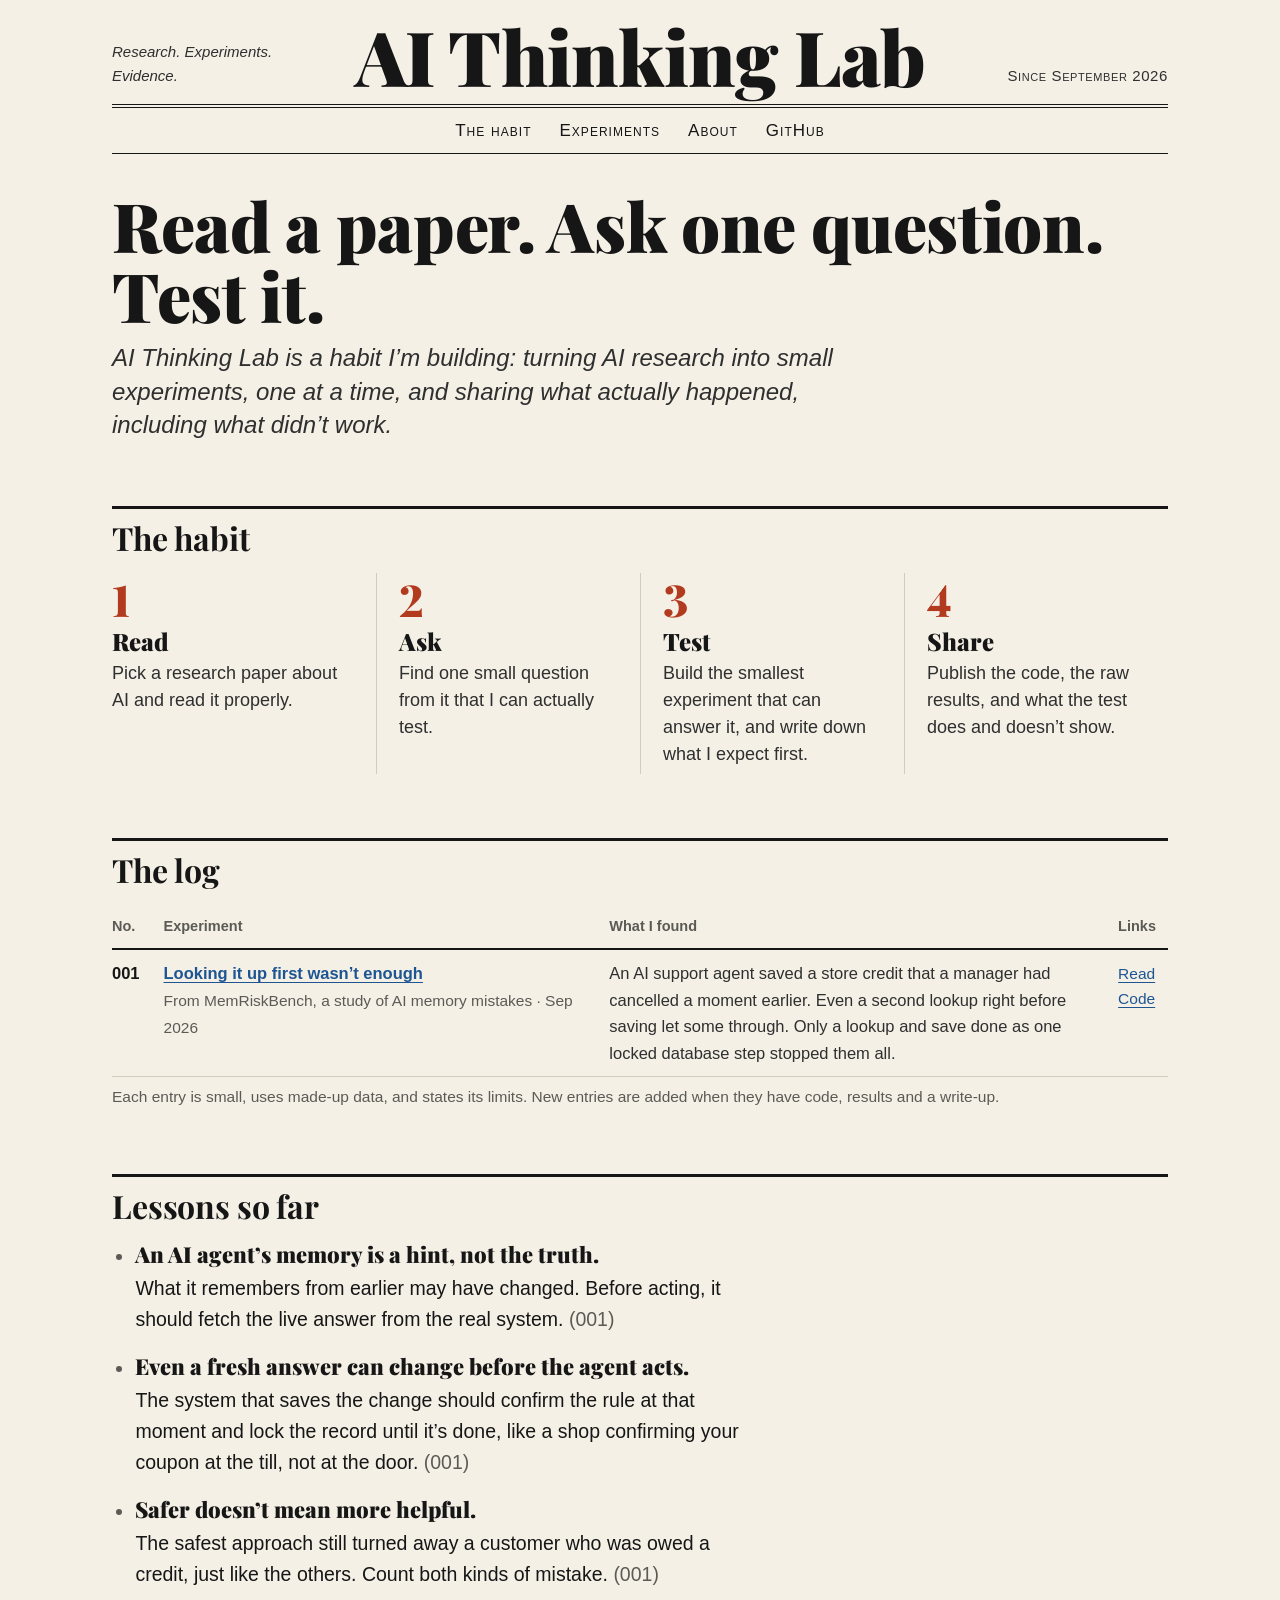
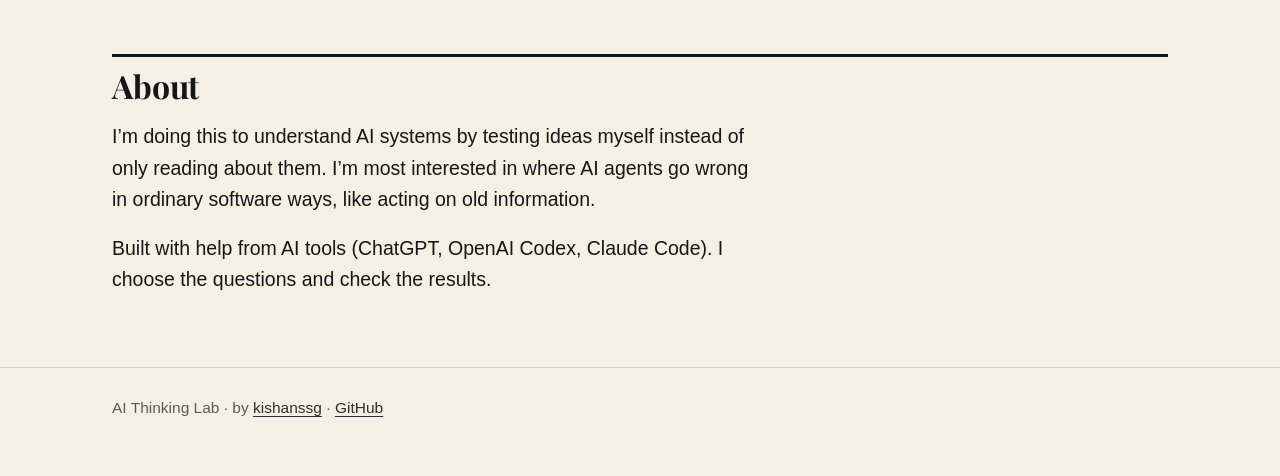
<file: docs/index.html>
<!doctype html>
<html lang="en">
<head>
<meta charset="utf-8">
<meta name="viewport" content="width=device-width, initial-scale=1">
<title>AI Thinking Lab · Research. Experiments. Evidence.</title>
<meta name="description" content="A habit of turning AI research into small experiments: read a paper, ask one question, test it, and share what happened, with the code and results in public.">
<meta name="author" content="kishanssg">
<link rel="canonical" href="https://kishanssg.github.io/ai-thinking-lab/">
<link rel="icon" href="assets/favicon.svg" type="image/svg+xml">
<link rel="preconnect" href="https://fonts.googleapis.com">
<link rel="preconnect" href="https://fonts.gstatic.com" crossorigin>
<link rel="stylesheet" href="https://fonts.googleapis.com/css2?family=Comic+Neue:wght@400;700&amp;family=Playfair+Display:wght@700;900&amp;display=swap">
<link rel="stylesheet" href="assets/site.css">
<meta property="og:type" content="website">
<meta property="og:site_name" content="AI Thinking Lab">
<meta property="og:title" content="AI Thinking Lab · Research. Experiments. Evidence.">
<meta property="og:description" content="A habit of turning AI research into small experiments: read a paper, ask one question, test it, and share what happened.">
<meta property="og:url" content="https://kishanssg.github.io/ai-thinking-lab/">
<meta property="og:image" content="https://kishanssg.github.io/ai-thinking-lab/assets/og-home.png">
<meta property="og:image:width" content="1200">
<meta property="og:image:height" content="630">
<meta property="og:image:alt" content="AI Thinking Lab: read a paper, ask one question, test it, share what happened.">
<meta name="twitter:card" content="summary_large_image">
</head>
<body>
<a class="skip" href="#main">Skip to content</a>

<header class="masthead">
  <div class="wrap">
    <div class="mast-top">
      <p class="ear">Research. Experiments. Evidence.</p>
      <h1 class="mast-title">AI Thinking Lab</h1>
      <p class="ear ear-right"><span>Since September 2026</span></p>
    </div>
    <nav class="mast-nav" aria-label="Site">
      <a href="#habit">The habit</a>
      <a href="#experiments">Experiments</a>
      <a href="#about">About</a>
      <a href="https://github.com/kishanssg/ai-thinking-lab">GitHub</a>
    </nav>
  </div>
</header>

<main id="main" class="wrap">

<section class="front-lead" aria-labelledby="lead-title">
  <h2 id="lead-title" class="banner">Read a paper. Ask one question. Test it.</h2>
  <p class="deck">AI Thinking Lab is a habit I&rsquo;m building: turning AI research into small experiments, one at a time, and sharing what actually happened, including what didn&rsquo;t work.</p>
</section>

<section id="habit" aria-labelledby="habit-title">
  <h2 id="habit-title" class="section-head">The habit</h2>
  <ol class="habit">
    <li><b>Read</b>Pick a research paper about AI and read it properly.</li>
    <li><b>Ask</b>Find one small question from it that I can actually test.</li>
    <li><b>Test</b>Build the smallest experiment that can answer it, and write down what I expect first.</li>
    <li><b>Share</b>Publish the code, the raw results, and what the test does and doesn&rsquo;t show.</li>
  </ol>
</section>

<section id="experiments" aria-labelledby="experiments-title">
  <h2 id="experiments-title" class="section-head">The log</h2>
  <div class="table-scroll">
    <table class="index-table log-table">
      <thead>
        <tr><th scope="col">No.</th><th scope="col">Experiment</th><th scope="col">What I found</th><th scope="col">Links</th></tr>
      </thead>
      <tbody>
        <tr>
          <td class="num">001</td>
          <td><a href="experiments/001-memory-reliability/"><strong>Looking it up first wasn&rsquo;t enough</strong></a><br><span class="small muted">From MemRiskBench, a study of AI memory mistakes &middot; Sep 2026</span></td>
          <td class="q">An AI support agent saved a store credit that a manager had cancelled a moment earlier. Even a second lookup right before saving let some through. Only a lookup and save done as one locked database step stopped them all.</td>
          <td class="small"><a href="experiments/001-memory-reliability/">Read</a><br><a href="https://github.com/kishanssg/ai-thinking-lab/tree/main/experiments/001-memory-reliability">Code</a></td>
        </tr>
      </tbody>
    </table>
  </div>
  <p class="small muted">Each entry is small, uses made-up data, and states its limits. New entries are added when they have code, results and a write-up.</p>
</section>

<section id="lessons" aria-labelledby="lessons-title">
  <h2 id="lessons-title" class="section-head">Lessons so far</h2>
  <div class="prose measure">
    <ul>
      <li><strong>An AI agent&rsquo;s memory is a hint, not the truth.</strong> What it remembers from earlier may have changed. Before acting, it should fetch the live answer from the real system. <span class="muted">(001)</span></li>
      <li><strong>Even a fresh answer can change before the agent acts.</strong> The system that saves the change should confirm the rule at that moment and lock the record until it&rsquo;s done, like a shop confirming your coupon at the till, not at the door. <span class="muted">(001)</span></li>
      <li><strong>Safer doesn&rsquo;t mean more helpful.</strong> The safest approach still turned away a customer who was owed a credit, just like the others. Count both kinds of mistake. <span class="muted">(001)</span></li>
    </ul>
  </div>
</section>

<section id="about" aria-labelledby="about-title">
  <h2 id="about-title" class="section-head">About</h2>
  <div class="prose measure">
    <p>I&rsquo;m doing this to understand AI systems by testing ideas myself instead of only reading about them. I&rsquo;m most interested in where AI agents go wrong in ordinary software ways, like acting on old information.</p>
    <p>Built with help from AI tools (ChatGPT, OpenAI Codex, Claude Code). I choose the questions and check the results.</p>
  </div>
</section>

</main>

<footer class="site-footer">
  <div class="wrap">
    <p>AI Thinking Lab &middot; by <a href="https://github.com/kishanssg">kishanssg</a> &middot; <a href="https://github.com/kishanssg/ai-thinking-lab">GitHub</a></p>
  </div>
</footer>
</body>
</html>
</file>
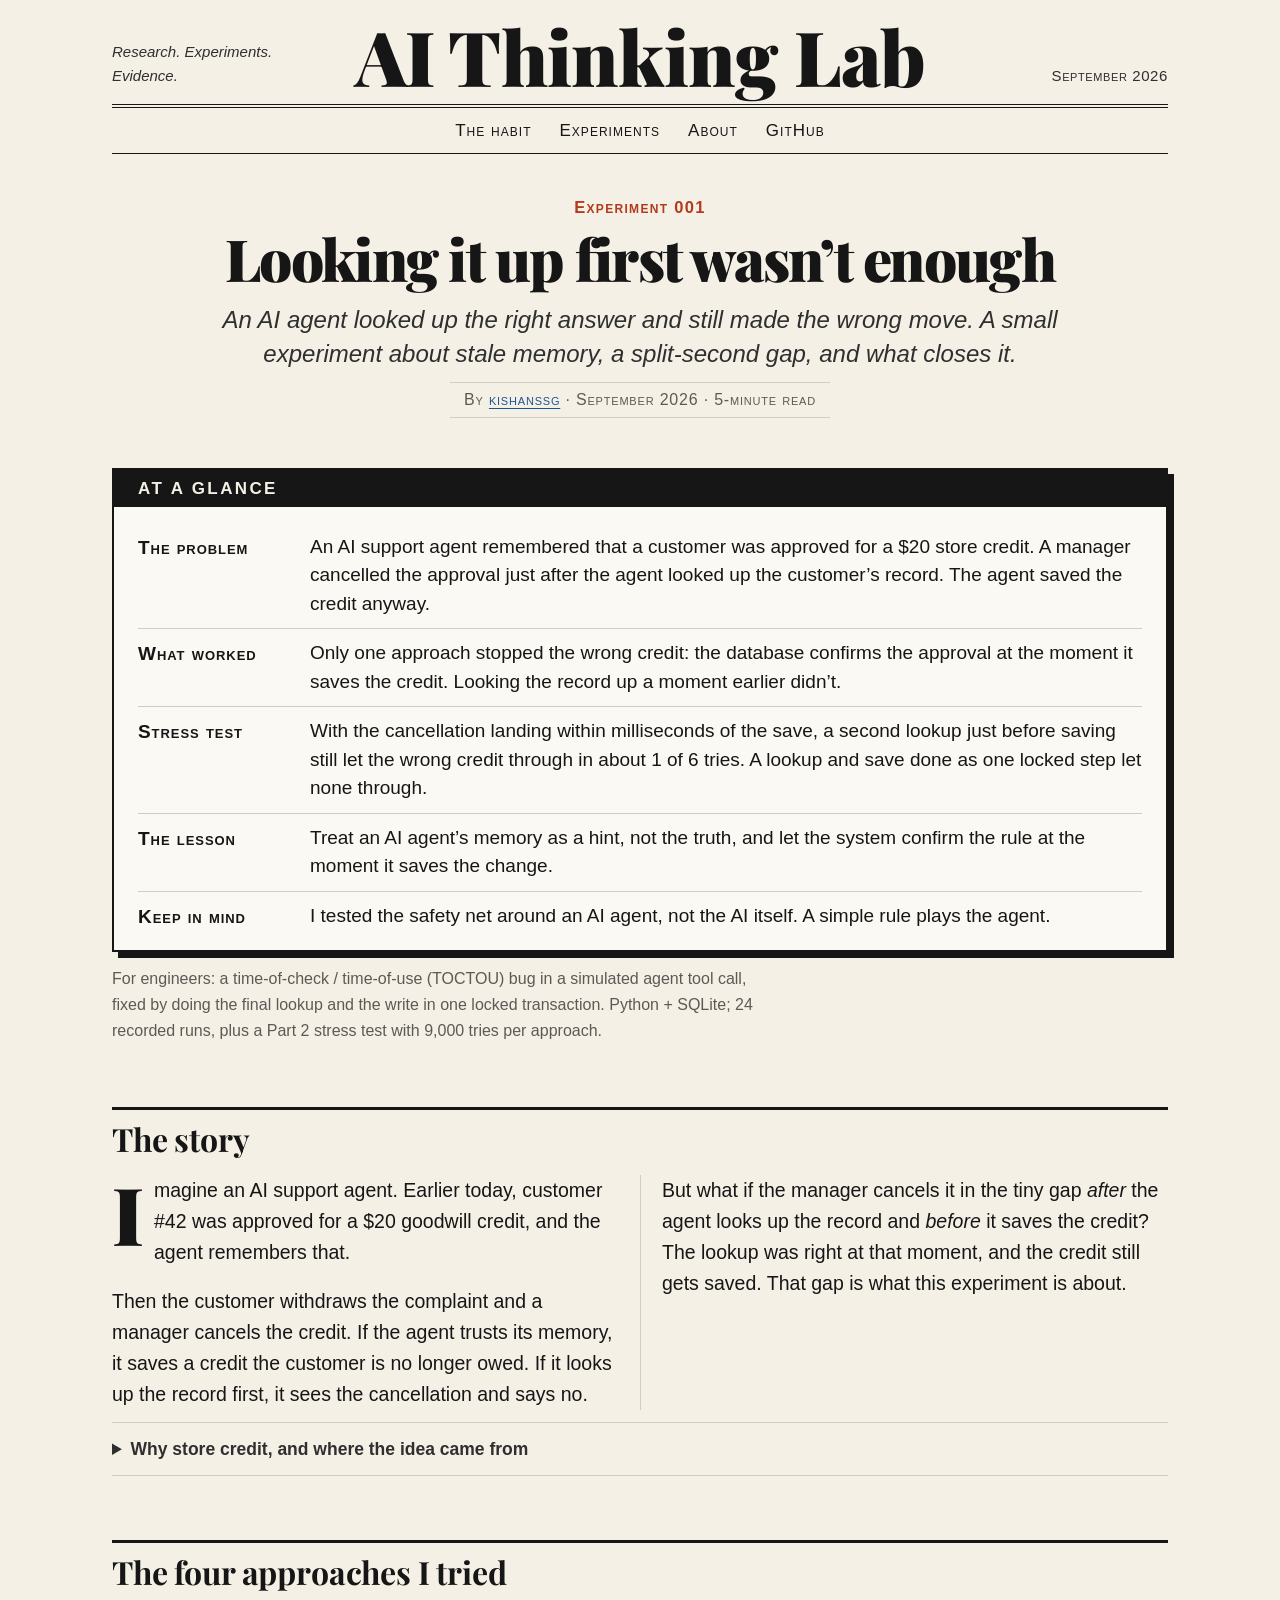
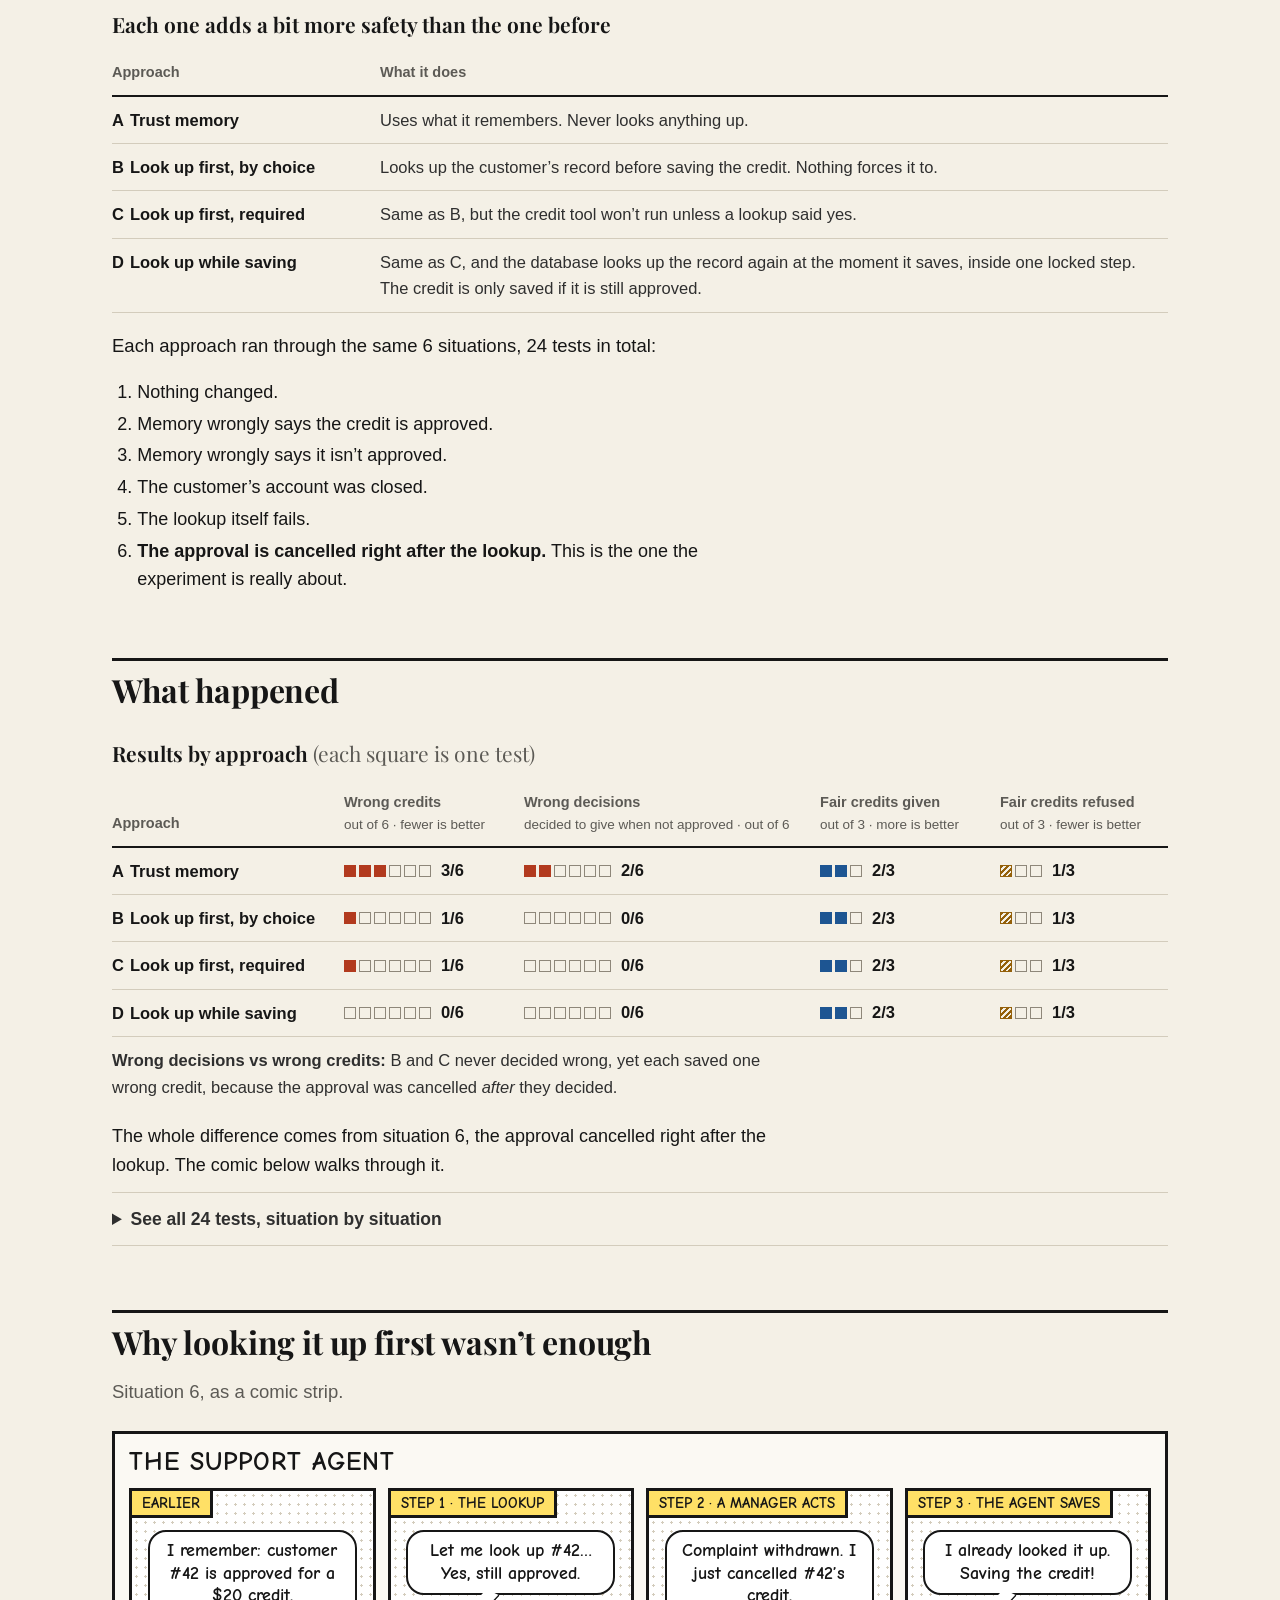
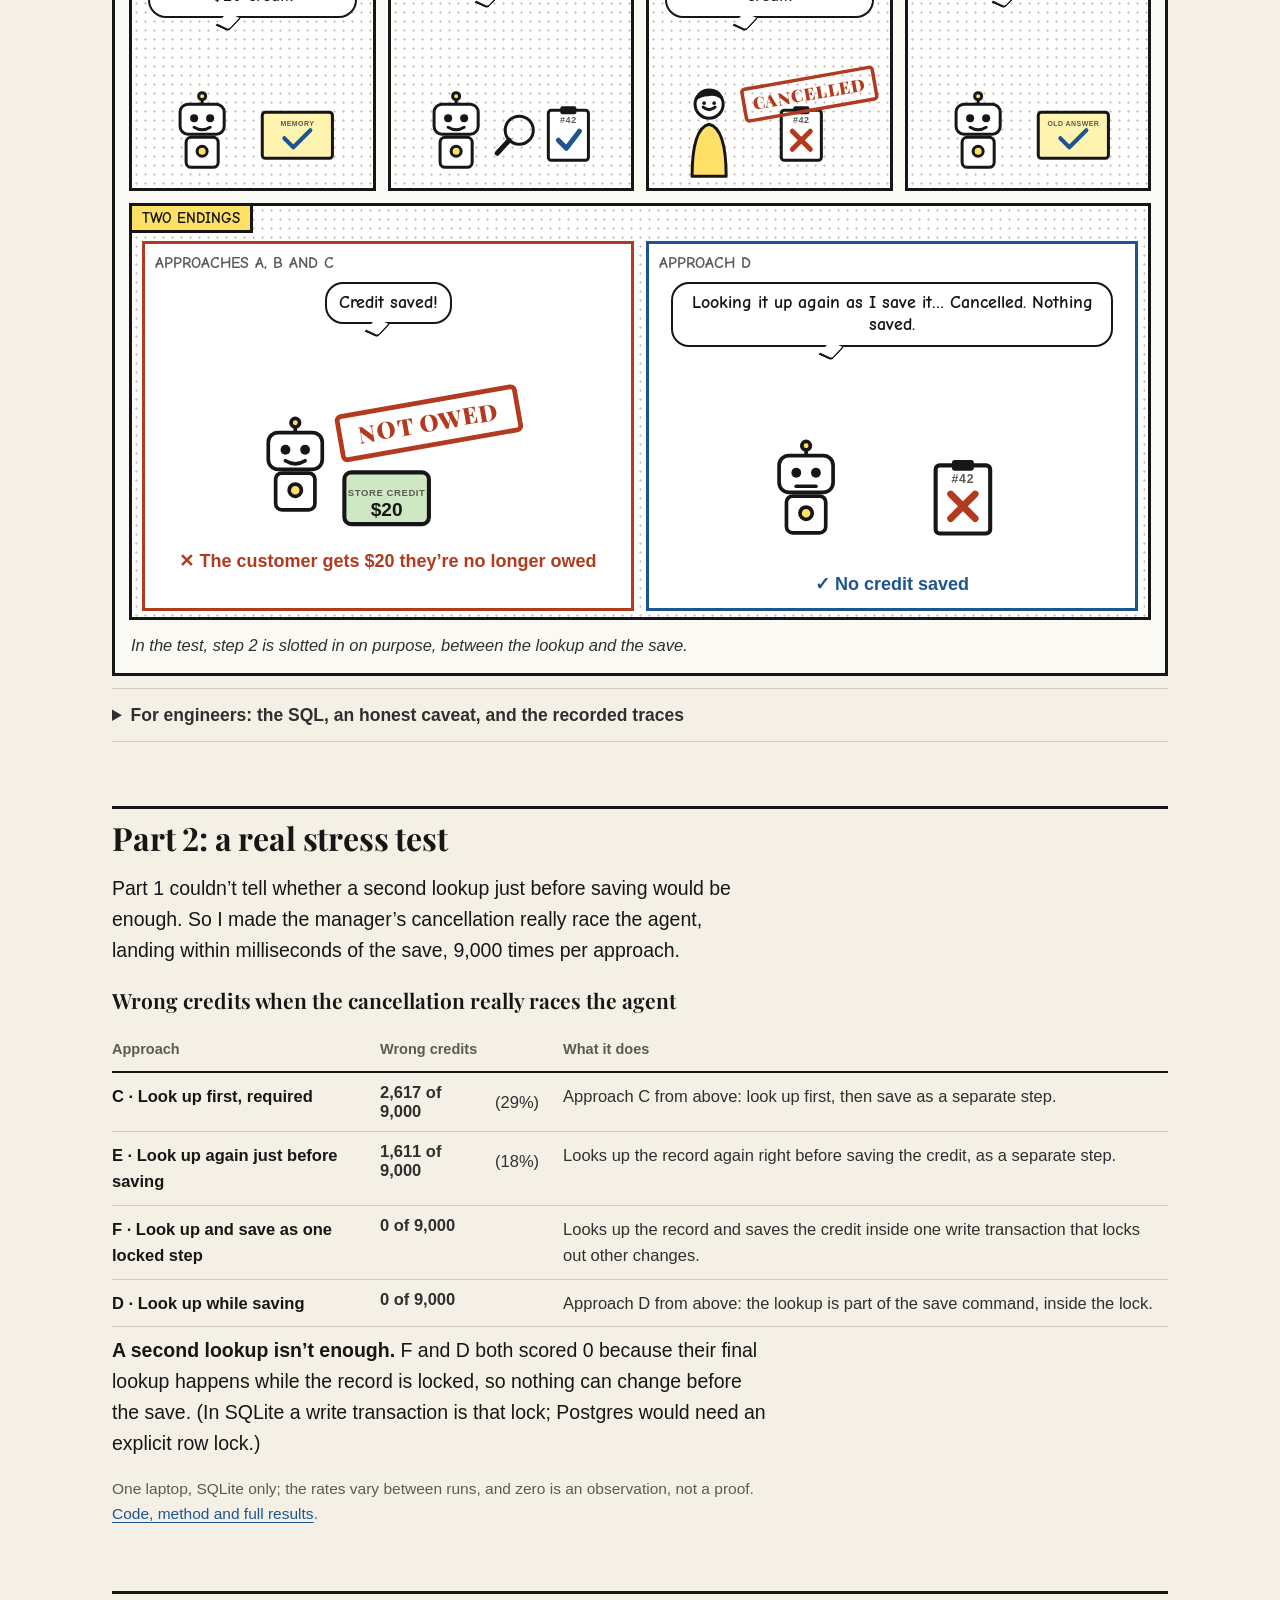
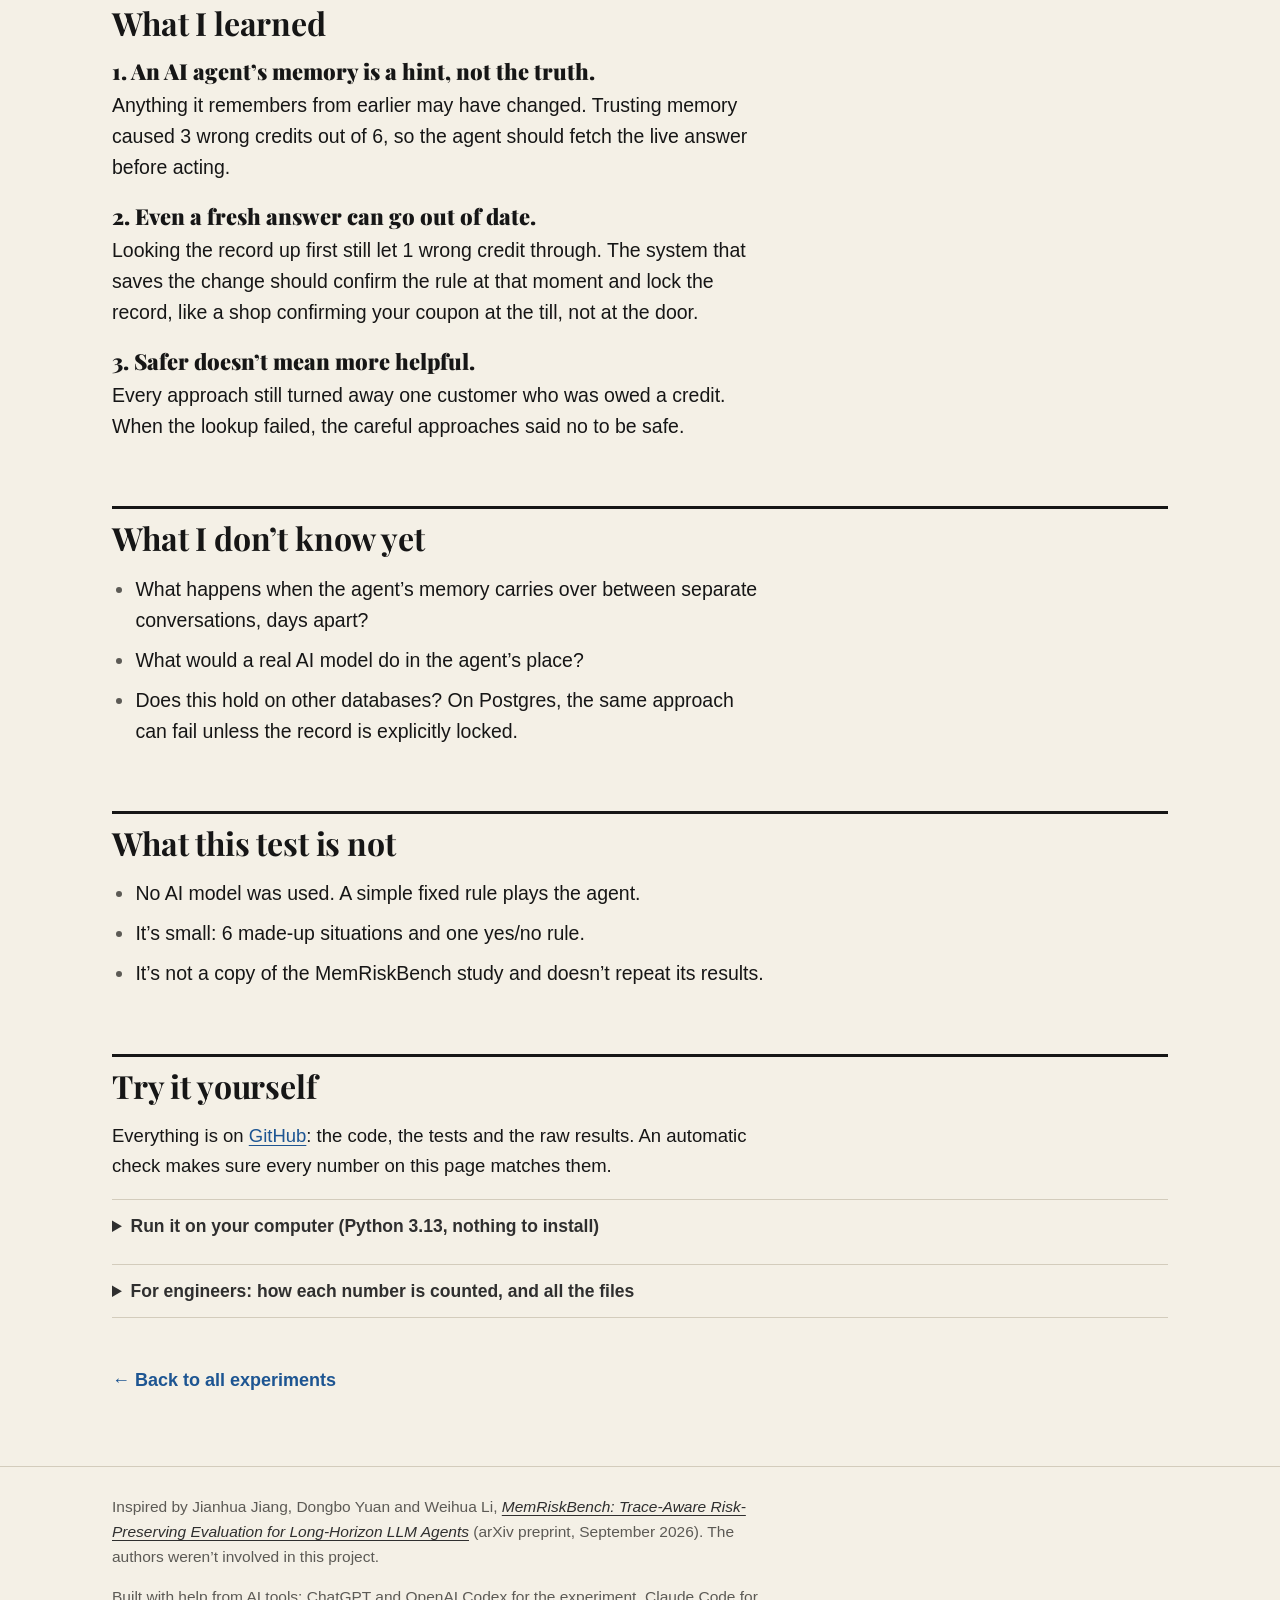
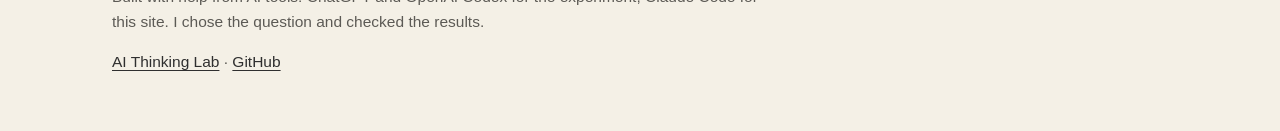
<file: docs/experiments/001-memory-reliability/index.html>
<!doctype html>
<html lang="en">
<head>
<meta charset="utf-8">
<meta name="viewport" content="width=device-width, initial-scale=1">
<title>Experiment 001: Looking it up first wasn&rsquo;t enough &middot; AI Thinking Lab</title>
<meta name="description" content="A small test of the safety net around an AI support agent: a credit approval is cancelled just after the agent checks it. Looking up the customer&rsquo;s record first still let the wrong credit through; doing the final lookup and the save as one locked database step stopped it.">
<meta name="author" content="kishanssg">
<link rel="canonical" href="https://kishanssg.github.io/ai-thinking-lab/experiments/001-memory-reliability/">
<link rel="icon" href="../../assets/favicon.svg" type="image/svg+xml">
<link rel="preconnect" href="https://fonts.googleapis.com">
<link rel="preconnect" href="https://fonts.gstatic.com" crossorigin>
<link rel="stylesheet" href="https://fonts.googleapis.com/css2?family=Comic+Neue:wght@400;700&amp;family=Playfair+Display:wght@700;900&amp;display=swap">
<link rel="stylesheet" href="../../assets/site.css">
<meta property="og:type" content="article">
<meta property="og:site_name" content="AI Thinking Lab">
<meta property="og:title" content="Looking it up first still let a wrong credit through">
<meta property="og:description" content="An approval was cancelled just after an AI support agent looked up the customer&rsquo;s record. Looking it up first still let the credit through; doing the final lookup and the save as one locked step stopped it.">
<meta property="og:url" content="https://kishanssg.github.io/ai-thinking-lab/experiments/001-memory-reliability/">
<meta property="og:image" content="https://kishanssg.github.io/ai-thinking-lab/assets/og-experiment-001.png">
<meta property="og:image:width" content="1200">
<meta property="og:image:height" content="630">
<meta property="og:image:alt" content="Stress test: 1,472 wrong credits in 9,000 tries with a separate re-check, 0 in 9,000 when the check and the action were one locked step.">
<meta name="twitter:card" content="summary_large_image">
</head>
<body>
<a class="skip" href="#main">Skip to content</a>

<header class="masthead">
  <div class="wrap">
    <div class="mast-top">
      <p class="ear">Research. Experiments. Evidence.</p>
      <a class="mast-title" href="../../">AI Thinking Lab</a>
      <p class="ear ear-right"><span>September 2026</span></p>
    </div>
    <nav class="mast-nav" aria-label="Site">
      <a href="../../#habit">The habit</a>
      <a href="../../#experiments">Experiments</a>
      <a href="../../#about">About</a>
      <a href="https://github.com/kishanssg/ai-thinking-lab">GitHub</a>
    </nav>
  </div>
</header>

<main id="main" class="wrap">

<div class="intro article-head">
  <p class="section-label">Experiment 001</p>
  <h1>Looking it up first wasn&rsquo;t enough</h1>
  <p class="deck">An AI agent looked up the right answer and still made the wrong move. A small experiment about stale memory, a split-second gap, and what closes it.</p>
  <p class="byline">By <a href="https://github.com/kishanssg">kishanssg</a> &middot; September 2026 &middot; 5-minute read</p>
</div>

<section class="glimpse" aria-labelledby="glimpse-title">
  <h2 id="glimpse-title">At a glance</h2>
  <dl class="glimpse-list">
    <div><dt>The problem</dt><dd>An AI support agent remembered that a customer was approved for a $20 store credit. A manager cancelled the approval just after the agent looked up the customer&rsquo;s record. The agent saved the credit anyway.</dd></div>
    <div><dt>What worked</dt><dd>Only one approach stopped the wrong credit: the database confirms the approval at the moment it saves the credit. Looking the record up a moment earlier didn&rsquo;t.</dd></div>
    <div><dt>Stress test</dt><dd>With the cancellation landing within milliseconds of the save, a second lookup just before saving still let the wrong credit through in about 1 of 6 tries. A lookup and save done as one locked step let none through.</dd></div>
    <div><dt>The lesson</dt><dd>Treat an AI agent&rsquo;s memory as a hint, not the truth, and let the system confirm the rule at the moment it saves the change.</dd></div>
    <div><dt>Keep in mind</dt><dd>I tested the safety net around an AI agent, not the AI itself. A simple rule plays the agent.</dd></div>
  </dl>
</section>
<p class="for-engineers-below">For engineers: a time-of-check / time-of-use (TOCTOU) bug in a simulated agent tool call, fixed by doing the final lookup and the write in one locked transaction. Python + SQLite; 24 recorded runs, plus a Part 2 stress test with 9,000 tries per approach.</p>

<section id="story" aria-labelledby="story-title">
  <h2 id="story-title">The story</h2>
  <div class="prose measure">
    <p>Imagine an AI support agent. Earlier today, customer #42 was approved for a $20 goodwill credit, and the agent remembers that.</p>
    <p>Then the customer withdraws the complaint and a manager cancels the credit. If the agent trusts its memory, it saves a credit the customer is no longer owed. If it looks up the record first, it sees the cancellation and says no.</p>
    <p>But what if the manager cancels it in the tiny gap <em>after</em> the agent looks up the record and <em>before</em> it saves the credit? The lookup was right at that moment, and the credit still gets saved. That gap is what this experiment is about.</p>
  </div>
  <details class="eng">
    <summary>Why store credit, and where the idea came from</summary>
    <div class="prose measure">
      <p>Payment providers won&rsquo;t refund more than was paid, and many let you tag a request so it can&rsquo;t be processed twice. Internal tools, like adding store credit, often have no such protection. That&rsquo;s where an AI agent with a tool can slip.</p>
      <p>The idea came from <a href="https://arxiv.org/abs/2609.14976">MemRiskBench</a>, a research paper about the ways AI memory goes wrong, including using something after it was taken back. The paper doesn&rsquo;t test this timing gap. That part is my own small extension.</p>
    </div>
  </details>
</section>

<section id="experiment" aria-labelledby="experiment-title">
  <h2 id="experiment-title">The four approaches I tried</h2>
  <div class="table-scroll">
    <table class="compare simple">
      <caption>Each one adds a bit more safety than the one before</caption>
      <thead><tr><th scope="col">Approach</th><th scope="col">What it does</th></tr></thead>
      <tbody>
        <tr><th scope="row"><span class="approach-tag">A</span>Trust memory</th><td data-label="What it does">Uses what it remembers. Never looks anything up.</td></tr>
        <tr><th scope="row"><span class="approach-tag">B</span>Look up first, by choice</th><td data-label="What it does">Looks up the customer&rsquo;s record before saving the credit. Nothing forces it to.</td></tr>
        <tr><th scope="row"><span class="approach-tag">C</span>Look up first, required</th><td data-label="What it does">Same as B, but the credit tool won&rsquo;t run unless a lookup said yes.</td></tr>
        <tr><th scope="row"><span class="approach-tag">D</span>Look up while saving</th><td data-label="What it does">Same as C, and the database looks up the record again at the moment it saves, inside one locked step. The credit is only saved if it is still approved.</td></tr>
      </tbody>
    </table>
  </div>
  <p class="measure" style="margin-top:18px">Each approach ran through the same 6 situations, 24 tests in total:</p>
  <ol class="situations">
    <li>Nothing changed.</li>
    <li>Memory wrongly says the credit is approved.</li>
    <li>Memory wrongly says it isn&rsquo;t approved.</li>
    <li>The customer&rsquo;s account was closed.</li>
    <li>The lookup itself fails.</li>
    <li><strong>The approval is cancelled right after the lookup.</strong> This is the one the experiment is really about.</li>
  </ol>
</section>

<section id="results" aria-labelledby="results-title">
  <h2 id="results-title">What happened</h2>

  <div class="figure table-scroll">
    <table class="results-table" id="summary-table">
      <caption>Results by approach <span class="muted">(each square is one test)</span></caption>
      <thead>
        <tr>
          <th scope="col">Approach</th>
          <th scope="col">Wrong credits<span class="dir">out of 6 &middot; fewer is better</span></th>
          <th scope="col">Wrong decisions<span class="dir">decided to give when not approved &middot; out of 6</span></th>
          <th scope="col">Fair credits given<span class="dir">out of 3 &middot; more is better</span></th>
          <th scope="col">Fair credits refused<span class="dir">out of 3 &middot; fewer is better</span></th>
        </tr>
      </thead>
      <tbody>
        <tr>
          <th scope="row"><span class="approach-tag">A</span>Trust memory</th>
          <td data-label="Wrong credits (of 6)"><span class="metric" data-approach="A" data-metric="invalid_commits" data-value="3/6"><span class="segs bad" aria-hidden="true"><i class="on"></i><i class="on"></i><i class="on"></i><i></i><i></i><i></i></span><span class="value">3/6</span></span></td>
          <td data-label="Wrong decisions (of 6)"><span class="metric" data-approach="A" data-metric="incorrect_affirmative_recommendations" data-value="2/6"><span class="segs bad" aria-hidden="true"><i class="on"></i><i class="on"></i><i></i><i></i><i></i><i></i></span><span class="value">2/6</span></span></td>
          <td data-label="Fair credits given (of 3)"><span class="metric" data-approach="A" data-metric="valid_task_completion" data-value="2/3"><span class="segs good" aria-hidden="true"><i class="on"></i><i class="on"></i><i></i></span><span class="value">2/3</span></span></td>
          <td data-label="Fair credits refused (of 3)"><span class="metric" data-approach="A" data-metric="unnecessary_refusals" data-value="1/3"><span class="segs miss" aria-hidden="true"><i class="on"></i><i></i><i></i></span><span class="value">1/3</span></span></td>
        </tr>
        <tr>
          <th scope="row"><span class="approach-tag">B</span>Look up first, by choice</th>
          <td data-label="Wrong credits (of 6)"><span class="metric" data-approach="B" data-metric="invalid_commits" data-value="1/6"><span class="segs bad" aria-hidden="true"><i class="on"></i><i></i><i></i><i></i><i></i><i></i></span><span class="value">1/6</span></span></td>
          <td data-label="Wrong decisions (of 6)"><span class="metric" data-approach="B" data-metric="incorrect_affirmative_recommendations" data-value="0/6"><span class="segs bad" aria-hidden="true"><i></i><i></i><i></i><i></i><i></i><i></i></span><span class="value">0/6</span></span></td>
          <td data-label="Fair credits given (of 3)"><span class="metric" data-approach="B" data-metric="valid_task_completion" data-value="2/3"><span class="segs good" aria-hidden="true"><i class="on"></i><i class="on"></i><i></i></span><span class="value">2/3</span></span></td>
          <td data-label="Fair credits refused (of 3)"><span class="metric" data-approach="B" data-metric="unnecessary_refusals" data-value="1/3"><span class="segs miss" aria-hidden="true"><i class="on"></i><i></i><i></i></span><span class="value">1/3</span></span></td>
        </tr>
        <tr>
          <th scope="row"><span class="approach-tag">C</span>Look up first, required</th>
          <td data-label="Wrong credits (of 6)"><span class="metric" data-approach="C" data-metric="invalid_commits" data-value="1/6"><span class="segs bad" aria-hidden="true"><i class="on"></i><i></i><i></i><i></i><i></i><i></i></span><span class="value">1/6</span></span></td>
          <td data-label="Wrong decisions (of 6)"><span class="metric" data-approach="C" data-metric="incorrect_affirmative_recommendations" data-value="0/6"><span class="segs bad" aria-hidden="true"><i></i><i></i><i></i><i></i><i></i><i></i></span><span class="value">0/6</span></span></td>
          <td data-label="Fair credits given (of 3)"><span class="metric" data-approach="C" data-metric="valid_task_completion" data-value="2/3"><span class="segs good" aria-hidden="true"><i class="on"></i><i class="on"></i><i></i></span><span class="value">2/3</span></span></td>
          <td data-label="Fair credits refused (of 3)"><span class="metric" data-approach="C" data-metric="unnecessary_refusals" data-value="1/3"><span class="segs miss" aria-hidden="true"><i class="on"></i><i></i><i></i></span><span class="value">1/3</span></span></td>
        </tr>
        <tr>
          <th scope="row"><span class="approach-tag">D</span>Look up while saving</th>
          <td data-label="Wrong credits (of 6)"><span class="metric" data-approach="D" data-metric="invalid_commits" data-value="0/6"><span class="segs bad" aria-hidden="true"><i></i><i></i><i></i><i></i><i></i><i></i></span><span class="value">0/6</span></span></td>
          <td data-label="Wrong decisions (of 6)"><span class="metric" data-approach="D" data-metric="incorrect_affirmative_recommendations" data-value="0/6"><span class="segs bad" aria-hidden="true"><i></i><i></i><i></i><i></i><i></i><i></i></span><span class="value">0/6</span></span></td>
          <td data-label="Fair credits given (of 3)"><span class="metric" data-approach="D" data-metric="valid_task_completion" data-value="2/3"><span class="segs good" aria-hidden="true"><i class="on"></i><i class="on"></i><i></i></span><span class="value">2/3</span></span></td>
          <td data-label="Fair credits refused (of 3)"><span class="metric" data-approach="D" data-metric="unnecessary_refusals" data-value="1/3"><span class="segs miss" aria-hidden="true"><i class="on"></i><i></i><i></i></span><span class="value">1/3</span></span></td>
        </tr>
      </tbody>
    </table>
  </div>
  <p class="figure-note"><strong>Wrong decisions vs wrong credits:</strong> B and C never decided wrong, yet each saved one wrong credit, because the approval was cancelled <em>after</em> they decided.</p>

  <p class="figure-lead" style="margin-top:22px">The whole difference comes from situation 6, the approval cancelled right after the lookup. The comic below walks through it.</p>
  <details class="eng grid-details">
    <summary id="matrix-title">See all 24 tests, situation by situation</summary>
  <div class="figure">    <p class="figure-lead">Look at situation 6, the highlighted row: it&rsquo;s the only one where &ldquo;look up while saving&rdquo; did better than &ldquo;look up first&rdquo;.</p>
    <ul class="legend" aria-label="Legend">
      <li><span class="swatch o-write"></span>Credit saved, correctly</li>
      <li><span class="swatch o-refuse"></span>Said no, correctly</li>
      <li><span class="swatch o-blocked"></span>Stopped just in time, at the moment of saving</li>
      <li><span class="swatch o-invalid"></span>Wrong credit (no longer approved)</li>
      <li><span class="swatch o-missed"></span>Refused a fair credit</li>
    </ul>
    <div class="table-scroll">
      <table class="matrix" id="scenario-matrix" aria-labelledby="matrix-title">
        <thead>
          <tr>
            <th scope="col">Situation</th>
            <th scope="col"><span class="approach-tag">A</span>Trust memory</th>
            <th scope="col"><span class="approach-tag">B</span>Look up, by choice</th>
            <th scope="col"><span class="approach-tag">C</span>Look up, required</th>
            <th scope="col"><span class="approach-tag">D</span>Look up while saving</th>
          </tr>
        </thead>
        <tbody>
          <tr>
            <th scope="row">1. Nothing changed<small>Memory: approved. Truth: approved.</small></th>
            <td data-label="A &middot; Trust memory"><span class="cell o-write" data-scenario="approved_unchanged" data-approach="A" data-recommended="true" data-committed="true"><b>Saved</b><span>memory said yes</span></span></td>
            <td data-label="B &middot; Look up, by choice"><span class="cell o-write" data-scenario="approved_unchanged" data-approach="B" data-recommended="true" data-committed="true"><b>Saved</b><span>lookup said yes</span></span></td>
            <td data-label="C &middot; Look up, required"><span class="cell o-write" data-scenario="approved_unchanged" data-approach="C" data-recommended="true" data-committed="true"><b>Saved</b><span>lookup said yes</span></span></td>
            <td data-label="D &middot; Look up while saving"><span class="cell o-write" data-scenario="approved_unchanged" data-approach="D" data-recommended="true" data-committed="true"><b>Saved</b><span>both lookups said yes</span></span></td>
          </tr>
          <tr>
            <th scope="row">2. Memory wrongly says yes<small>Memory: approved. Truth: approval cancelled.</small></th>
            <td data-label="A &middot; Trust memory"><span class="cell o-invalid" data-scenario="stale_true" data-approach="A" data-recommended="true" data-committed="true"><b>Wrong credit</b><span>memory said yes</span></span></td>
            <td data-label="B &middot; Look up, by choice"><span class="cell o-refuse" data-scenario="stale_true" data-approach="B" data-recommended="false" data-committed="false"><b>Said no</b><span>lookup said no</span></span></td>
            <td data-label="C &middot; Look up, required"><span class="cell o-refuse" data-scenario="stale_true" data-approach="C" data-recommended="false" data-committed="false"><b>Said no</b><span>lookup said no</span></span></td>
            <td data-label="D &middot; Look up while saving"><span class="cell o-refuse" data-scenario="stale_true" data-approach="D" data-recommended="false" data-committed="false"><b>Said no</b><span>lookup said no</span></span></td>
          </tr>
          <tr>
            <th scope="row">3. Memory wrongly says no<small>Memory: not approved. Truth: approved.</small></th>
            <td data-label="A &middot; Trust memory"><span class="cell o-missed" data-scenario="stale_false" data-approach="A" data-recommended="false" data-committed="false"><b>Refused</b><span>memory said no</span></span></td>
            <td data-label="B &middot; Look up, by choice"><span class="cell o-write" data-scenario="stale_false" data-approach="B" data-recommended="true" data-committed="true"><b>Saved</b><span>lookup said yes</span></span></td>
            <td data-label="C &middot; Look up, required"><span class="cell o-write" data-scenario="stale_false" data-approach="C" data-recommended="true" data-committed="true"><b>Saved</b><span>lookup said yes</span></span></td>
            <td data-label="D &middot; Look up while saving"><span class="cell o-write" data-scenario="stale_false" data-approach="D" data-recommended="true" data-committed="true"><b>Saved</b><span>both lookups said yes</span></span></td>
          </tr>
          <tr>
            <th scope="row">4. The account was closed<small>Memory: approved. Truth: account closed.</small></th>
            <td data-label="A &middot; Trust memory"><span class="cell o-invalid" data-scenario="account_closed" data-approach="A" data-recommended="true" data-committed="true"><b>Wrong credit</b><span>memory said yes</span></span></td>
            <td data-label="B &middot; Look up, by choice"><span class="cell o-refuse" data-scenario="account_closed" data-approach="B" data-recommended="false" data-committed="false"><b>Said no</b><span>lookup found no account</span></span></td>
            <td data-label="C &middot; Look up, required"><span class="cell o-refuse" data-scenario="account_closed" data-approach="C" data-recommended="false" data-committed="false"><b>Said no</b><span>lookup found no account</span></span></td>
            <td data-label="D &middot; Look up while saving"><span class="cell o-refuse" data-scenario="account_closed" data-approach="D" data-recommended="false" data-committed="false"><b>Said no</b><span>lookup found no account</span></span></td>
          </tr>
          <tr>
            <th scope="row">5. The lookup fails<small>Memory: approved. Truth: approved. The lookup fails.</small></th>
            <td data-label="A &middot; Trust memory"><span class="cell o-write" data-scenario="lookup_fails" data-approach="A" data-recommended="true" data-committed="true"><b>Saved</b><span>memory said yes</span></span></td>
            <td data-label="B &middot; Look up, by choice"><span class="cell o-missed" data-scenario="lookup_fails" data-approach="B" data-recommended="false" data-committed="false"><b>Refused</b><span>lookup failed, so no</span></span></td>
            <td data-label="C &middot; Look up, required"><span class="cell o-missed" data-scenario="lookup_fails" data-approach="C" data-recommended="false" data-committed="false"><b>Refused</b><span>lookup failed, so no</span></span></td>
            <td data-label="D &middot; Look up while saving"><span class="cell o-missed" data-scenario="lookup_fails" data-approach="D" data-recommended="false" data-committed="false"><b>Refused</b><span>lookup failed, so no</span></span></td>
          </tr>
          <tr class="key-row">
            <th scope="row">6. Approval cancelled right after the lookup<small>Memory: approved. Truth: approved, then cancelled.</small></th>
            <td data-label="A &middot; Trust memory"><span class="cell o-invalid" data-scenario="approval_cancelled" data-approach="A" data-recommended="true" data-committed="true"><b>Wrong credit</b><span>memory said yes</span></span></td>
            <td data-label="B &middot; Look up, by choice"><span class="cell o-invalid" data-scenario="approval_cancelled" data-approach="B" data-recommended="true" data-committed="true"><b>Wrong credit</b><span>lookup was out of date</span></span></td>
            <td data-label="C &middot; Look up, required"><span class="cell o-invalid" data-scenario="approval_cancelled" data-approach="C" data-recommended="true" data-committed="true"><b>Wrong credit</b><span>lookup was out of date</span></span></td>
            <td data-label="D &middot; Look up while saving"><span class="cell o-blocked" data-scenario="approval_cancelled" data-approach="D" data-recommended="true" data-committed="false"><b>Stopped in time</b><span>second lookup said no</span></span></td>
          </tr>
        </tbody>
      </table>
    </div>
    <p class="figure-note">Each box is one recorded test. The raw records are in <a href="https://github.com/kishanssg/ai-thinking-lab/blob/main/experiments/001-memory-reliability/results/results.json">results.json</a>. Situation 4 is a bit artificial: a real system would reject a closed account. The test removes that safeguard on purpose, to see what memory alone does.</p>
  </div>
  </details>

</section>

<section id="failure" aria-labelledby="failure-title">
  <h2 id="failure-title">Why looking it up first wasn&rsquo;t enough</h2>
  <p class="measure muted">Situation 6, as a comic strip.</p>

  <figure class="comic" aria-labelledby="comic-title">
    <figcaption class="comic-title" id="comic-title">The Support Agent</figcaption>
    <div class="panels">
      <div class="panel">
        <p class="caption-box"><span class="sr-only">Panel 1, </span>Earlier</p>
        <p class="bubble"><span class="sr-only">The agent says: </span>I remember: customer #42 is approved for a $20 credit.</p>
        <svg viewBox="0 0 220 150" class="scene" role="img" aria-label="The support agent holds a memory note that says customer 42 is approved for a credit."><g transform="translate(30 60) scale(1.0)"><line x1="30" y1="3" x2="30" y2="12" class="ink"/><circle cx="30" cy="4" r="3.5" class="ink fill-accent"/><rect x="8" y="12" width="44" height="30" rx="8" class="ink fill-panel"/><circle cx="22" cy="26" r="4" class="fill-ink"/><circle cx="38" cy="26" r="4" class="fill-ink"/><path d="M22 35 Q30 40 38 35" class="ink"/><rect x="14" y="45" width="32" height="30" rx="5" class="ink fill-panel"/><circle cx="30" cy="59" r="5" class="ink fill-accent"/></g><g transform="translate(120 80)"><rect x="0" y="0" width="70" height="46" rx="3" class="ink fill-note"/><text x="35" y="14" class="svg-label" text-anchor="middle">MEMORY</text><path d="M22 26 L31 35 L48 18" class="ink ok-stroke" style="stroke-width:4"/></g></svg>
      </div>
      <div class="panel">
        <p class="caption-box"><span class="sr-only">Panel 2, </span>Step 1 &middot; The lookup</p>
        <p class="bubble"><span class="sr-only">The agent says: </span>Let me look up #42&hellip; Yes, still approved.</p>
        <svg viewBox="0 0 220 150" class="scene" role="img" aria-label="The agent looks up customer 42 through a magnifying glass. It shows a green tick."><g transform="translate(25 60) scale(1.0)"><line x1="30" y1="3" x2="30" y2="12" class="ink"/><circle cx="30" cy="4" r="3.5" class="ink fill-accent"/><rect x="8" y="12" width="44" height="30" rx="8" class="ink fill-panel"/><circle cx="22" cy="26" r="4" class="fill-ink"/><circle cx="38" cy="26" r="4" class="fill-ink"/><path d="M22 35 Q30 40 38 35" class="ink"/><rect x="14" y="45" width="32" height="30" rx="5" class="ink fill-panel"/><circle cx="30" cy="59" r="5" class="ink fill-accent"/></g><circle cx="118" cy="98" r="14" class="ink fill-none"/><line x1="108" y1="108" x2="96" y2="121" class="ink" style="stroke-width:5"/><g transform="translate(145 72)"><rect x="2" y="6" width="40" height="50" rx="3" class="ink fill-white"/><rect x="14" y="2" width="16" height="8" rx="2" class="fill-ink"/><text x="22" y="19" class="svg-label" text-anchor="middle" style="font-size:9px">#42</text><path d="M12 36 L20 44 L33 27" class="ink ok-stroke" style="stroke-width:5"/></g></svg>
      </div>
      <div class="panel">
        <p class="caption-box"><span class="sr-only">Panel 3, </span>Step 2 &middot; A manager acts</p>
        <p class="bubble"><span class="sr-only">A manager says: </span>Complaint withdrawn. I just cancelled #42&rsquo;s credit.</p>
        <svg viewBox="0 0 220 150" class="scene" role="img" aria-label="A manager stands by customer 42, whose record now shows a red cross and a stamp saying cancelled."><g transform="translate(25 52)"><path d="M8 92 Q8 44 25 40 Q42 44 42 92 Z" class="ink fill-shirt2"/><circle cx="25" cy="20" r="14" class="ink fill-panel"/><path d="M11 17 Q14 4 26 5 Q38 5 39 17 Q32 10 24 12 Q17 12 11 17 Z" class="fill-ink"/><circle cx="20" cy="19" r="1.8" class="fill-ink"/><circle cx="30" cy="19" r="1.8" class="fill-ink"/><path d="M19 23 Q25 28 31 23" class="ink"/></g><g transform="translate(120 72)"><rect x="2" y="6" width="40" height="50" rx="3" class="ink fill-white"/><rect x="14" y="2" width="16" height="8" rx="2" class="fill-ink"/><text x="22" y="19" class="svg-label" text-anchor="middle" style="font-size:9px">#42</text><path d="M13 27 L31 45 M31 27 L13 45" class="ink no-stroke" style="stroke-width:5"/></g><g transform="translate(150 62) rotate(-10)"><rect x="-66.0" y="-16" width="132" height="32" rx="3" class="stamp-no"/><text x="0" y="6" text-anchor="middle" class="stamp-text stamp-text-no">CANCELLED</text></g></svg>
      </div>
      <div class="panel">
        <p class="caption-box"><span class="sr-only">Panel 4, </span>Step 3 &middot; The agent saves</p>
        <p class="bubble"><span class="sr-only">The agent says: </span>I already looked it up. Saving the credit!</p>
        <svg viewBox="0 0 220 150" class="scene" role="img" aria-label="The agent holds up its old note that still says yes."><g transform="translate(30 60) scale(1.0)"><line x1="30" y1="3" x2="30" y2="12" class="ink"/><circle cx="30" cy="4" r="3.5" class="ink fill-accent"/><rect x="8" y="12" width="44" height="30" rx="8" class="ink fill-panel"/><circle cx="22" cy="26" r="4" class="fill-ink"/><circle cx="38" cy="26" r="4" class="fill-ink"/><path d="M22 35 Q30 40 38 35" class="ink"/><rect x="14" y="45" width="32" height="30" rx="5" class="ink fill-panel"/><circle cx="30" cy="59" r="5" class="ink fill-accent"/></g><g transform="translate(120 80)"><rect x="0" y="0" width="70" height="46" rx="3" class="ink fill-note"/><text x="35" y="14" class="svg-label" text-anchor="middle">OLD ANSWER</text><path d="M22 26 L31 35 L48 18" class="ink ok-stroke" style="stroke-width:4"/></g></svg>
      </div>
      <div class="panel panel-split">
        <p class="caption-box"><span class="sr-only">Panel 5, </span>Two endings</p>
        <div class="split">
          <div class="half o-invalid">
            <p class="half-label">Approaches A, B and C</p>
            <p class="bubble"><span class="sr-only">The agent says: </span>Credit saved!</p>
            <svg viewBox="0 0 220 150" class="scene" role="img" aria-label="The agent saves a $20 store credit. A red stamp says not owed."><g transform="translate(15 60) scale(0.9)"><line x1="30" y1="3" x2="30" y2="12" class="ink"/><circle cx="30" cy="4" r="3.5" class="ink fill-accent"/><rect x="8" y="12" width="44" height="30" rx="8" class="ink fill-panel"/><circle cx="22" cy="26" r="4" class="fill-ink"/><circle cx="38" cy="26" r="4" class="fill-ink"/><path d="M22 35 Q30 40 38 35" class="ink"/><rect x="14" y="45" width="32" height="30" rx="5" class="ink fill-panel"/><circle cx="30" cy="59" r="5" class="ink fill-accent"/></g><g transform="translate(78 100)"><rect x="0" y="0" width="62" height="38" rx="5" class="ink fill-cash"/><text x="31" y="17" class="svg-label" text-anchor="middle">STORE CREDIT</text><text x="31" y="32" class="svg-cash" text-anchor="middle">$20</text></g><g transform="translate(140 64) rotate(-10)"><rect x="-66.0" y="-16" width="132" height="32" rx="3" class="stamp-no"/><text x="0" y="6" text-anchor="middle" class="stamp-text stamp-text-no">NOT OWED</text></g></svg>
            <p class="verdict"><span aria-hidden="true">&#10005;</span> The customer gets $20 they&rsquo;re no longer owed</p>
          </div>
          <div class="half o-blocked">
            <p class="half-label">Approach D</p>
            <p class="bubble"><span class="sr-only">The agent says: </span>Looking it up again as I save it&hellip; Cancelled. Nothing saved.</p>
            <svg viewBox="0 0 220 150" class="scene" role="img" aria-label="The agent checks customer 42 again while adding the credit and sees the red cross."><g transform="translate(20 60) scale(0.9)"><line x1="30" y1="3" x2="30" y2="12" class="ink"/><circle cx="30" cy="4" r="3.5" class="ink fill-accent"/><rect x="8" y="12" width="44" height="30" rx="8" class="ink fill-panel"/><circle cx="22" cy="26" r="4" class="fill-ink"/><circle cx="38" cy="26" r="4" class="fill-ink"/><path d="M22 37 L38 37" class="ink"/><rect x="14" y="45" width="32" height="30" rx="5" class="ink fill-panel"/><circle cx="30" cy="59" r="5" class="ink fill-accent"/></g><g transform="translate(140 72)"><rect x="2" y="6" width="40" height="50" rx="3" class="ink fill-white"/><rect x="14" y="2" width="16" height="8" rx="2" class="fill-ink"/><text x="22" y="19" class="svg-label" text-anchor="middle" style="font-size:9px">#42</text><path d="M13 27 L31 45 M31 27 L13 45" class="ink no-stroke" style="stroke-width:5"/></g></svg>
            <p class="verdict"><span aria-hidden="true">&#10003;</span> No credit saved</p>
          </div>
        </div>
      </div>
    </div>
    <p class="comic-note">In the test, step 2 is slotted in on purpose, between the lookup and the save.</p>
  </figure>

  <details class="eng">
    <summary>For engineers: the SQL, an honest caveat, and the recorded traces</summary>
    <div class="measure">
      <p>B and C run an unguarded insert. D runs a conditional insert inside a write transaction (abridged from <a href="https://github.com/kishanssg/ai-thinking-lab/blob/main/experiments/001-memory-reliability/experiment.py#L53-L74"><code>Store.commit</code></a>):</p>
<pre tabindex="0"><code>BEGIN IMMEDIATE;
INSERT INTO credits (credit_id, customer)
SELECT 'credit-42', id FROM customers
WHERE id = 'customer-42' AND approved = 1;
COMMIT;</code></pre>
      <p>The caveat: the change in step 2 is applied before D&rsquo;s transaction starts, on one in-memory connection. So <code>BEGIN IMMEDIATE</code> never has another writer to block, and a plain re-read right before an unguarded insert would also have scored 0/6. This test shows that looking up the record at write time catches the change. It does not test the guard under real concurrency; <a href="#part-2">Part 2</a> does. <code>BEGIN IMMEDIATE</code> is there to make the &ldquo;already credited?&rdquo; lookup and the insert one unit against other writers.</p>
    </div>
    <p class="measure small"><strong>Recorded trace, situation 6, approach C</strong> (wrong credit):</p>
<pre tabindex="0" data-trace="approval_cancelled/C"><code>[
  {"kind": "ground_truth", "phase": "initial", "state": true, "memory": true},
  {"kind": "verification", "approved": true, "reason": "approved"},
  {"kind": "decision", "recommended": true, "reason": "approved", "ground_truth": true},
  {"kind": "state_change", "reason": "injected_before_commit", "state": false},
  {"kind": "ground_truth", "phase": "commit", "state": false},
  {"kind": "commit_attempt", "committed": true, "guarded": false, "reason": "credited", "ground_truth": false},
  {"kind": "final", "credit_count": 1}
]</code></pre>
    <p class="measure small"><strong>Recorded trace, situation 6, approach D</strong> (stopped in time):</p>
<pre tabindex="0" data-trace="approval_cancelled/D"><code>[
  {"kind": "ground_truth", "phase": "initial", "state": true, "memory": true},
  {"kind": "verification", "approved": true, "reason": "approved"},
  {"kind": "decision", "recommended": true, "reason": "approved", "ground_truth": true},
  {"kind": "state_change", "reason": "injected_before_commit", "state": false},
  {"kind": "ground_truth", "phase": "commit", "state": false},
  {"kind": "commit_attempt", "committed": false, "guarded": true, "reason": "not_approved_or_closed", "ground_truth": false},
  {"kind": "final", "credit_count": 0}
]</code></pre>
  </details>
</section>

<section id="part-2" aria-labelledby="part2-title">
  <h2 id="part2-title">Part 2: a real stress test</h2>
  <div class="prose measure">
    <p>Part 1 couldn&rsquo;t tell whether a second lookup just before saving would be enough. So I made the manager&rsquo;s cancellation really race the agent, landing within milliseconds of the save, 9,000 times per approach.</p>
  </div>
  <div class="table-scroll">
    <table class="compare simple part2-table">
      <caption>Wrong credits when the cancellation really races the agent</caption>
      <thead><tr><th scope="col">Approach</th><th scope="col">Wrong credits</th><th scope="col">What it does</th></tr></thead>
      <tbody>
        <tr><th scope="row">C &middot; Look up first, required</th><td><span class="metric" data-exp="part2" data-approach="C" data-value="2617/9000"><span class="value">2,617 of 9,000</span> (29%)</span></td><td class="note">Approach C from above: look up first, then save as a separate step.</td></tr>
        <tr><th scope="row">E &middot; Look up again just before saving</th><td><span class="metric" data-exp="part2" data-approach="E" data-value="1611/9000"><span class="value">1,611 of 9,000</span> (18%)</span></td><td class="note">Looks up the record again right before saving the credit, as a separate step.</td></tr>
        <tr><th scope="row">F &middot; Look up and save as one locked step</th><td><span class="metric" data-exp="part2" data-approach="F" data-value="0/9000"><span class="value">0 of 9,000</span></span></td><td class="note">Looks up the record and saves the credit inside one write transaction that locks out other changes.</td></tr>
        <tr><th scope="row">D &middot; Look up while saving</th><td><span class="metric" data-exp="part2" data-approach="D" data-value="0/9000"><span class="value">0 of 9,000</span></span></td><td class="note">Approach D from above: the lookup is part of the save command, inside the lock.</td></tr>
      </tbody>
    </table>
  </div>
  <div class="prose measure">
    <p><strong>A second lookup isn&rsquo;t enough.</strong> F and D both scored 0 because their final lookup happens while the record is locked, so nothing can change before the save. (In SQLite a write transaction is that lock; Postgres would need an explicit row lock.)</p>
  </div>
  <p class="measure small muted">One laptop, SQLite only; the rates vary between runs, and zero is an observation, not a proof. <a href="https://github.com/kishanssg/ai-thinking-lab/blob/main/experiments/001-memory-reliability/part-2-stress-test/README.md">Code, method and full results</a>.</p>
</section>

<section id="learned" aria-labelledby="learned-title">
  <h2 id="learned-title">What I learned</h2>
  <div class="prose measure">
    <p><strong>1. An AI agent&rsquo;s memory is a hint, not the truth.</strong> Anything it remembers from earlier may have changed. Trusting memory caused 3 wrong credits out of 6, so the agent should fetch the live answer before acting.</p>
    <p><strong>2. Even a fresh answer can go out of date.</strong> Looking the record up first still let 1 wrong credit through. The system that saves the change should confirm the rule at that moment and lock the record, like a shop confirming your coupon at the till, not at the door.</p>
    <p><strong>3. Safer doesn&rsquo;t mean more helpful.</strong> Every approach still turned away one customer who was owed a credit. When the lookup failed, the careful approaches said no to be safe.</p>
  </div>
</section>

<section id="open" aria-labelledby="open-title">
  <h2 id="open-title">What I don&rsquo;t know yet</h2>
  <div class="prose measure">
    <ul>
      <li>What happens when the agent&rsquo;s memory carries over between separate conversations, days apart?</li>
      <li>What would a real AI model do in the agent&rsquo;s place?</li>
      <li>Does this hold on other databases? On Postgres, the same approach can fail unless the record is explicitly locked.</li>
    </ul>
  </div>
</section>

<section id="limitations" aria-labelledby="limitations-title">
  <h2 id="limitations-title">What this test is not</h2>
  <div class="prose measure">
    <ul>
      <li>No AI model was used. A simple fixed rule plays the agent.</li>
      <li>It&rsquo;s small: 6 made-up situations and one yes/no rule.</li>
      <li>It&rsquo;s not a copy of the MemRiskBench study and doesn&rsquo;t repeat its results.</li>
    </ul>
  </div>
</section>

<section id="reproduce" aria-labelledby="reproduce-title">
  <h2 id="reproduce-title">Try it yourself</h2>
  <p class="measure">Everything is on <a href="https://github.com/kishanssg/ai-thinking-lab">GitHub</a>: the code, the tests and the raw results. An automatic check makes sure every number on this page matches them.</p>
  <details class="eng">
    <summary>Run it on your computer (Python 3.13, nothing to install)</summary>
<pre class="measure" tabindex="0" style="max-width:none"><code>git clone https://github.com/kishanssg/ai-thinking-lab.git
cd ai-thinking-lab
python3 -m unittest discover -s experiments/001-memory-reliability -p "test_*.py" -v
python3 experiments/001-memory-reliability/experiment.py --output my-run.json</code></pre>
    <p class="measure small muted" style="margin-top:12px">On Windows, type <code>python</code> instead of <code>python3</code>. You&rsquo;ll get the same results every time.</p>
  </details>
  <details class="eng">
    <summary>For engineers: how each number is counted, and all the files</summary>
    <div class="measure">
      <ul>
        <li><strong>Wrong credits</strong> (invalid commits): an action saved when it wasn&rsquo;t allowed at that moment. Out of all 6.</li>
        <li><strong>Wrong decisions</strong>: the approach decided to give the credit when it wasn&rsquo;t approved at decision time. Out of all 6.</li>
        <li><strong>Fair credits given</strong>: allowed at save time, and done. Out of the 3 situations where it was allowed (1, 3 and 5).</li>
        <li><strong>Fair credits refused</strong>: allowed at save time, but refused. Out of the same 3.</li>
      </ul>
      <p>Full definitions are in the <a href="https://github.com/kishanssg/ai-thinking-lab/blob/main/experiments/001-memory-reliability/methodology.md">methodology</a>.</p>
    </div>
    <ul class="evidence" aria-label="Files">
      <li><a href="https://github.com/kishanssg/ai-thinking-lab/blob/main/experiments/001-memory-reliability/experiment.py">experiment.py</a><span>The whole test, about 190 lines</span></li>
      <li><a href="https://github.com/kishanssg/ai-thinking-lab/blob/main/experiments/001-memory-reliability/test_experiment.py">test_experiment.py</a><span>8 tests, covering all 24 results</span></li>
      <li><a href="https://github.com/kishanssg/ai-thinking-lab/blob/main/experiments/001-memory-reliability/fixtures.json">fixtures.json</a><span>The 6 situations</span></li>
      <li><a href="https://github.com/kishanssg/ai-thinking-lab/blob/main/experiments/001-memory-reliability/results/results.json">results.json</a><span>All 24 recorded tests</span></li>
      <li><a href="https://github.com/kishanssg/ai-thinking-lab/blob/main/experiments/001-memory-reliability/results/tests.txt">tests.txt</a><span>Saved test output</span></li>
      <li><a href="https://github.com/kishanssg/ai-thinking-lab/blob/main/experiments/001-memory-reliability/findings.md">findings.md</a><span>Notes on each situation</span></li>
      <li><a href="https://github.com/kishanssg/ai-thinking-lab/blob/main/experiments/001-memory-reliability/attribution.md">attribution.md</a><span>How this relates to the paper</span></li>
      <li><a href="https://github.com/kishanssg/ai-thinking-lab/blob/main/.github/workflows/tests.yml">tests.yml</a><span>Automatic checks on every change</span></li>
    </ul>
  </details>
</section>

<p class="back-link"><a href="../../#experiments">&larr; Back to all experiments</a></p>

</main>

<footer class="site-footer">
  <div class="wrap">
    <p>Inspired by Jianhua Jiang, Dongbo Yuan and Weihua Li, <a href="https://arxiv.org/abs/2609.14976"><cite>MemRiskBench: Trace-Aware Risk-Preserving Evaluation for Long-Horizon LLM Agents</cite></a> (arXiv preprint, September 2026). The authors weren&rsquo;t involved in this project.</p>
    <p id="attribution">Built with help from AI tools: ChatGPT and OpenAI Codex for the experiment, Claude Code for this site. I chose the question and checked the results.</p>
    <p><a href="../../">AI Thinking Lab</a> &middot; <a href="https://github.com/kishanssg/ai-thinking-lab">GitHub</a></p>
  </div>
</footer>
</body>
</html>
</file>
<file: docs/assets/site.css>
/* AI Thinking Lab — shared styles. No build step; edit directly. */

:root {
  color-scheme: light dark;
  --paper: #f7f6f2;
  --surface: #ffffff;
  --ink: #15202b;
  --ink-2: #33414d;
  --muted: #5a6670;
  --line: #dcdcd6;
  --line-strong: #b4b8b2;
  --accent: #1d5592;
  --accent-soft: #e6eef7;
  --bad: #b23a1e;
  --bad-soft: #f8e5df;
  --miss: #94600a;
  --miss-soft: #f6ecd7;
  --good: #1d5592;
  --good-soft: #e6eef7;
  --code-bg: #eeede7;
  --focus: #b45f00;

  --sans: Calibri, Carlito, "Segoe UI", "Helvetica Neue", Arial, sans-serif;
  --mono: ui-monospace, "SF Mono", "Cascadia Mono", Consolas, "Liberation Mono", monospace;

  --text: 41rem;   /* reading column */
  --wide: 66rem;   /* figures and tables */
  --gutter: clamp(16px, 4vw, 40px);
}

@media (prefers-color-scheme: dark) {
  :root {
    --paper: #12161a;
    --surface: #191e23;
    --ink: #e8e6e1;
    --ink-2: #c9ccc9;
    --muted: #9aa3a9;
    --line: #2c333a;
    --line-strong: #47505a;
    --accent: #7fb0e6;
    --accent-soft: #1c2b3b;
    --bad: #f08a6c;
    --bad-soft: #3a211b;
    --miss: #e2b45c;
    --miss-soft: #33291a;
    --good: #7fb0e6;
    --good-soft: #1c2b3b;
    --code-bg: #1f252b;
    --focus: #f0a64b;
  }
}

*, *::before, *::after { box-sizing: border-box; }

html { -webkit-text-size-adjust: 100%; text-size-adjust: 100%; }

body {
  margin: 0;
  background: var(--paper);
  color: var(--ink);
  font: 18.5px/1.6 var(--sans);
  font-variant-numeric: tabular-nums;
}

a { color: var(--accent); text-underline-offset: 0.18em; text-decoration-thickness: 1px; }
a:hover { text-decoration-thickness: 2px; }
:focus-visible { outline: 3px solid var(--focus); outline-offset: 3px; border-radius: 1px; }

h1, h2, h3, h4 { line-height: 1.2; margin: 0; letter-spacing: -0.015em; }
p { margin: 0 0 1em; }
code, pre, kbd, samp { font-family: var(--mono); font-size: 0.82em; }
code { background: var(--code-bg); padding: 0.1em 0.3em; }
pre { margin: 0; background: var(--code-bg); padding: 14px 16px; overflow-x: auto; line-height: 1.55; border-left: 3px solid var(--line-strong); }
pre code { background: none; padding: 0; font-size: inherit; }

.sr-only {
  position: absolute; width: 1px; height: 1px; padding: 0; margin: -1px;
  overflow: hidden; clip: rect(0 0 0 0); white-space: nowrap; border: 0;
}

.skip { position: absolute; left: 12px; top: -100px; background: var(--surface); color: var(--ink); padding: 10px 14px; z-index: 10; }
.skip:focus { top: 12px; }

/* ---------- Layout ---------- */

.wrap { max-width: calc(var(--wide) + 2 * var(--gutter)); margin: 0 auto; padding: 0 var(--gutter); }
.measure { max-width: var(--text); }

.site-header { border-bottom: 1px solid var(--line); }
.site-header .wrap { display: flex; align-items: baseline; justify-content: space-between; gap: 16px; padding-top: 18px; padding-bottom: 16px; flex-wrap: wrap; }
.brand { font-weight: 700; font-size: 17px; color: var(--ink); text-decoration: none; letter-spacing: -0.01em; }
.brand:hover { text-decoration: underline; }
.site-nav { display: flex; gap: 20px; font-size: 16.5px; flex-wrap: wrap; }
.site-nav a { color: var(--ink-2); text-decoration: none; }
.site-nav a:hover, .site-nav a[aria-current="page"] { color: var(--ink); text-decoration: underline; }

.site-footer { border-top: 1px solid var(--line); margin-top: 72px; padding: 28px 0 40px; color: var(--muted); font-size: 15.5px; }
.site-footer p { max-width: var(--text); }
.site-footer a { color: var(--ink-2); }

section { margin-top: 64px; }
section:first-child { margin-top: 0; }

.eyebrow { font-size: 16px; color: var(--muted); margin: 0 0 10px; }

h2 { font-size: clamp(24px, 3vw, 29px); margin-bottom: 14px; }
h3 { font-size: 19px; margin-bottom: 8px; }
h4 { font-size: 17.5px; margin-bottom: 4px; }

.prose { font-size: 19.5px; line-height: 1.6; color: var(--ink); }
.prose p { margin-bottom: 0.9em; }
.prose ul, .prose ol { padding-left: 1.2em; margin: 0 0 1em; }
.prose li { margin-bottom: 0.45em; }
.prose li::marker { color: var(--muted); }

.muted { color: var(--muted); }
.small { font-size: 15.5px; }

/* ---------- Page intro ---------- */

.intro { padding: 56px 0 8px; }
.intro h1 { font-size: clamp(34px, 5.4vw, 52px); letter-spacing: -0.03em; line-height: 1.06; margin-bottom: 14px; }
.tagline { font-size: 19px; font-weight: 600; color: var(--accent); margin: 0 0 18px; }
.lede { font-family: var(--sans); font-size: clamp(19px, 2.2vw, 22px); line-height: 1.5; color: var(--ink-2); max-width: 38rem; }
.lede-2 { font-size: 16.5px; color: var(--muted); max-width: 38rem; margin-top: -4px; }

.meta-list { display: flex; flex-wrap: wrap; gap: 6px 22px; margin: 22px 0 0; padding: 0; list-style: none; font: 15px/1.5 var(--sans); color: var(--muted); }
.meta-list dt { display: inline; }
.meta-list div { white-space: nowrap; }
.meta-list dd { display: inline; margin: 0; color: var(--ink); }

/* ---------- Summary box ---------- */

.summary { margin-top: 36px; border-top: 2px solid var(--ink); border-bottom: 1px solid var(--line); padding: 22px 0 6px; }
.summary h2 { font-size: 19px; margin-bottom: 10px; }
.findings { margin: 0; padding-left: 1.2em; max-width: var(--text); }
.findings li { font-size: 16.5px; line-height: 1.55; color: var(--ink); margin-bottom: 8px; }
.findings li::marker { color: var(--muted); }
.findings .num { font-weight: 650; }
.scope { font-size: 15.5px; color: var(--muted); margin: 18px 0 14px; }

/* ---------- Tables ---------- */

.table-scroll { overflow-x: auto; margin: 0 0 8px; }
table { border-collapse: collapse; width: 100%; font-size: 16.5px; }
caption { text-align: left; font-weight: 650; font-size: 17.5px; padding-bottom: 10px; }
caption .muted { font-weight: 400; }
th, td { text-align: left; padding: 10px 12px; border-bottom: 1px solid var(--line); vertical-align: top; }
thead th { font-size: 14.5px; font-weight: 600; color: var(--muted); border-bottom: 1px solid var(--line-strong); vertical-align: bottom; }
tbody th { font-weight: 600; }
th:first-child, td:first-child { padding-left: 0; }
.approach-tag { font-family: var(--sans); font-weight: 700; margin-right: 6px; }
.approach-name { font-weight: 500; }

.yes { color: var(--ink); font-weight: 600; }
.no { color: var(--muted); }

/* Approach comparison matrix */
.compare td { white-space: nowrap; }
.compare td.note { white-space: normal; color: var(--muted); font-size: 15.5px; min-width: 14rem; }
.compare .key { background: var(--accent-soft); }

/* ---------- Segment meters (one segment per task) ---------- */

.metric { display: flex; align-items: center; gap: 10px; min-width: 9.5rem; }
.metric .value { font: 600 16.5px var(--sans); min-width: 2.6em; }
.segs { display: inline-grid; grid-auto-flow: column; grid-auto-columns: 12px; gap: 3px; }
.segs i { display: block; height: 12px; border: 1px solid var(--line-strong); background: transparent; }
.segs.bad i.on { background: var(--bad); border-color: var(--bad); }
.segs.good i.on { background: var(--good); border-color: var(--good); }
.segs.miss i.on { background: repeating-linear-gradient(135deg, var(--miss) 0 2px, transparent 2px 4px); border-color: var(--miss); }
.dir { display: block; font-weight: 400; font-size: 13.5px; color: var(--muted); }
.results-table td { vertical-align: middle; }

/* ---------- Scenario matrix ---------- */

.legend { display: flex; flex-wrap: wrap; gap: 8px 20px; list-style: none; margin: 0 0 16px; padding: 0; font-size: 15.5px; color: var(--ink-2); }
.legend li { display: flex; align-items: center; gap: 8px; }
.swatch { width: 14px; height: 14px; display: inline-block; border: 1.5px solid; flex: none; }

.o-write   { --c: var(--good); --bg: var(--good-soft); }
.o-refuse  { --c: var(--line-strong); --bg: transparent; }
.o-blocked { --c: var(--good); --bg: transparent; }
.o-invalid { --c: var(--bad); --bg: var(--bad-soft); }
.o-missed  { --c: var(--miss); --bg: var(--miss-soft); }
.swatch.o-write { background: var(--good); border-color: var(--good); }
.swatch.o-refuse { border-color: var(--line-strong); }
.swatch.o-blocked { border-color: var(--good); border-style: dashed; }
.swatch.o-invalid { background: var(--bad); border-color: var(--bad); }
.swatch.o-missed { border-color: var(--miss); background: repeating-linear-gradient(135deg, var(--miss) 0 2px, transparent 2px 4px); }

.matrix { table-layout: fixed; min-width: 40rem; }
.matrix thead th { text-align: left; }
.matrix thead th:first-child { width: 31%; }
.matrix tbody th { font-weight: 500; font-size: 16.5px; }
.matrix tbody th small { display: block; font: 14px/1.4 var(--sans); color: var(--muted); margin-top: 2px; font-weight: 400; }
.matrix td { padding: 6px 4px; }
.cell {
  display: block; padding: 7px 9px; min-height: 52px;
  border: 1.5px solid var(--c); background: var(--bg);
  font-size: 15px; line-height: 1.3; color: var(--ink);
}
.cell b { display: block; font-weight: 650; }
.cell span { font: 13.5px var(--sans); color: var(--muted); }
.cell.o-invalid b { color: var(--bad); }
.cell.o-missed { background: repeating-linear-gradient(135deg, var(--miss-soft) 0 5px, transparent 5px 10px); }
.cell.o-missed b { color: var(--miss); }
.cell.o-blocked { border-style: dashed; }
.cell.o-blocked b { color: var(--good); }
.cell.o-refuse b { color: var(--ink-2); font-weight: 500; }

.figure { margin: 28px 0 0; }
.figure-note { font-size: 15.5px; color: var(--muted); max-width: var(--text); margin-top: 10px; }
.callout { border-left: 3px solid var(--accent); padding: 4px 0 4px 18px; margin: 24px 0; max-width: var(--text); }
.callout p:last-child { margin-bottom: 0; }

/* ---------- Time-of-check / time-of-use diagram ---------- */

.toctou { list-style: none; margin: 28px 0 0; padding: 0; position: relative; }
.t-step { display: grid; grid-template-columns: 36px 1fr 13rem; gap: 0 18px; position: relative; padding-bottom: 22px; }
.t-step::before { content: ""; position: absolute; left: 17px; top: 34px; bottom: 0; width: 2px; background: var(--line-strong); }
.t-step:last-child::before { display: none; }
.t-n { width: 36px; height: 36px; display: grid; place-items: center; border: 2px solid var(--ink); background: var(--paper); font: 700 16.5px var(--sans); position: relative; z-index: 1; }
.t-body h3 { font-size: 17px; margin: 6px 0 4px; }
.t-body p { margin: 0; color: var(--ink-2); font-size: 17px; max-width: 34rem; }
.t-state { align-self: start; margin-top: 4px; font: 14.5px/1.4 var(--sans); padding: 6px 10px; border: 1px solid var(--line-strong); background: var(--surface); }
.t-state b { font-weight: 700; }
.t-state.changed { border-color: var(--bad); color: var(--bad); }
.t-step.split { grid-template-columns: 36px 1fr; }
.t-step.split .t-n { border-color: var(--muted); color: var(--muted); }
.lanes { display: grid; grid-template-columns: minmax(0, 1fr) minmax(0, 1fr); gap: 16px; margin-top: 6px; }
.t-step > *, .lanes > * { min-width: 0; }
.lane { border: 1.5px solid var(--c); background: var(--surface); padding: 14px 16px 16px; }
.lane .lane-label { font: 600 14px var(--sans); color: var(--muted); margin: 0 0 4px; }
.lane h3 { font-size: 17px; margin: 0 0 8px; }
.lane p { font-size: 16.5px; color: var(--ink-2); margin: 0 0 10px; }
.lane pre { font-size: 14px; margin: 0 0 12px; border-left-color: var(--c); }
.lane .outcome { font-weight: 650; font-size: 16.5px; display: flex; gap: 8px; align-items: baseline; margin: 0; }
.lane.o-invalid .outcome { color: var(--bad); }
.lane.o-blocked { border-style: solid; }
.lane.o-blocked .outcome { color: var(--good); }

/* ---------- Details / disclosure ---------- */

details { border-top: 1px solid var(--line); padding: 12px 0; }
details:last-of-type { border-bottom: 1px solid var(--line); }
summary { cursor: pointer; font-weight: 600; font-size: 17.5px; }
summary .muted { font-weight: 400; }
details[open] summary { margin-bottom: 12px; }
details pre { font-size: 14.5px; max-height: 28rem; }

/* ---------- Lists of links ---------- */

.evidence { list-style: none; padding: 0; margin: 16px 0 0; display: grid; grid-template-columns: repeat(auto-fill, minmax(15rem, 1fr)); gap: 0 28px; }
.evidence li { border-top: 1px solid var(--line); padding: 10px 0; }
.evidence a { font-weight: 600; }
.evidence span { display: block; font-size: 15.5px; color: var(--muted); }

.limits { columns: 2; column-gap: 40px; }
.limits li { break-inside: avoid; }

/* ---------- Homepage ---------- */

.featured { border-top: 2px solid var(--ink); padding-top: 22px; display: grid; grid-template-columns: minmax(0, 1.25fr) minmax(0, 1fr); gap: 40px; }
.featured h2 { font-size: clamp(26px, 3.4vw, 34px); letter-spacing: -0.02em; margin-bottom: 12px; }
.featured h2 a { color: inherit; text-decoration: none; }
.featured h2 a:hover { text-decoration: underline; }
.question { font-family: var(--sans); font-size: 19px; line-height: 1.5; color: var(--ink-2); }
.result-strip { border: 1px solid var(--line); background: var(--surface); padding: 18px 20px; align-self: start; }
.result-strip h3 { font-size: 17.5px; margin-bottom: 10px; }
.result-strip table { font-size: 15.5px; }
.result-strip th, .result-strip td { padding: 7px 8px; vertical-align: middle; }
.result-strip .metric { min-width: 0; }
.result-strip p { font-size: 16px; color: var(--ink-2); margin: 12px 0 0; }
.actions { display: flex; flex-wrap: wrap; gap: 10px 22px; margin-top: 20px; font-weight: 600; }

.index-table td, .index-table th { vertical-align: baseline; }
.index-table .num { font-family: var(--sans); font-weight: 600; white-space: nowrap; }
.index-table td.q { color: var(--ink-2); max-width: 30rem; }
.status { font: 14px var(--sans); white-space: nowrap; }


/* ---------- Responsive ---------- */

@media (max-width: 860px) {
  .featured { grid-template-columns: minmax(0, 1fr); gap: 24px; }
  .t-step { grid-template-columns: 36px 1fr; }
  .t-state { grid-column: 2; margin-top: 10px; justify-self: start; }
  .lanes { grid-template-columns: minmax(0, 1fr); }
  .limits { columns: 1; }

  /* Results table: one block per approach. */
  .results-table thead { display: none; }
  .results-table caption { display: block; }
  .results-table { max-width: 34rem; }
  .results-table, .results-table tbody, .results-table tr, .results-table th, .results-table td { display: block; }
  .results-table tr { border-bottom: 1px solid var(--line); padding: 12px 0; }
  .results-table th, .results-table td { border: 0; padding: 3px 0; }
  .results-table td { display: flex; justify-content: space-between; align-items: center; gap: 12px; }
  .results-table td::before { content: attr(data-label); font-size: 15px; color: var(--muted); }
}

/* Stack the comparison table and scenario matrix instead of scrolling sideways. */
@media (max-width: 640px) {
  .compare, .compare tbody, .compare tr, .compare th, .compare td,
  .matrix, .matrix tbody, .matrix tr, .matrix th, .matrix td { display: block; }
  .compare thead, .matrix thead { display: none; }
  .compare, .matrix { min-width: 0; }
  .compare caption { display: block; }
  .compare tr { border-top: 1px solid var(--line-strong); padding: 12px 0 8px; }
  .compare th, .compare td { border: 0; padding: 3px 0; white-space: normal; }
  .compare tbody th { font-size: 17.5px; margin-bottom: 4px; }
  .compare td { display: flex; justify-content: space-between; gap: 16px; font-size: 16px; }
  .compare td::before { content: attr(data-label); color: var(--muted); }
  .compare td.note { display: block; min-width: 0; margin-top: 4px; }
  .compare td.note::before { content: none; }
  .compare .key { background: none; }

  .matrix tr { display: grid; grid-template-columns: 1fr 1fr; gap: 6px; padding: 14px 0; border-top: 1px solid var(--line); }
  .matrix tbody th { grid-column: 1 / -1; border: 0; padding: 0 0 2px; }
  .matrix td { border: 0; padding: 0; }
  .matrix td::before { content: attr(data-label); display: block; font: 600 13.5px var(--sans); color: var(--muted); margin-bottom: 3px; }
  .cell { min-height: 0; }

  .index-table, .index-table tbody, .index-table tr, .index-table td { display: block; }
  .index-table thead { display: none; }
  .index-table tr { border-top: 1px solid var(--line-strong); padding: 12px 0; }
  .index-table td { border: 0; padding: 2px 0; }
  .index-table td.q { margin: 6px 0; }
  .index-table td br { display: none; }
  .index-table td > .small { display: block; }
  .index-table td .status .muted::before { content: " · "; }
  .index-table td.small a { margin-right: 16px; }
}

@media (max-width: 560px) {
  body { font-size: 17.5px; }
  .prose { font-size: 17.5px; }
  .intro { padding-top: 36px; }
  section { margin-top: 52px; }
  .site-nav { gap: 16px; font-size: 16px; }
  .t-step { gap: 0 12px; grid-template-columns: 30px 1fr; }
  .t-n { width: 30px; height: 30px; font-size: 14.5px; }
  .t-step::before { left: 14px; top: 28px; }
  .t-step.split { grid-template-columns: 30px 1fr; }
  .compare td.note { min-width: 11rem; }
  .result-strip { padding: 14px 14px 16px; }
  .result-strip th, .result-strip td { padding: 7px 4px; }
}

@media print {
  body { background: #fff; color: #000; }
  .site-header nav, .skip { display: none; }
  details { border: 0; }
  details > *:not(summary) { display: block; }
  a { color: inherit; }
}

/* ---------- "The short version" box ---------- */

.glimpse { margin-top: 28px; background: var(--surface); border: 1px solid var(--line); border-top: 4px solid var(--accent); padding: 22px 26px 10px; }
.glimpse h2 { font-size: 22px; margin-bottom: 12px; }
.glimpse-list { margin: 0; }
.glimpse-list > div { display: grid; grid-template-columns: 9.5rem 1fr; gap: 4px 20px; padding: 10px 0; border-top: 1px solid var(--line); }
.glimpse-list > div:first-child { border-top: 0; }
.glimpse-list dt { font-weight: 700; color: var(--ink); }
.glimpse-list dd { margin: 0; font-size: 19px; line-height: 1.5; color: var(--ink); }
.glimpse-list .num { font-weight: 700; white-space: nowrap; }

.takeaways { margin: 4px 0 0; padding-left: 1.2em; font-size: 18.5px; }
.takeaways li { margin-bottom: 6px; }

.compare.simple td { white-space: normal; color: var(--ink-2); }
.compare.simple th:first-child { width: 16rem; }

details.eng { margin-top: 12px; }
details.eng summary { font-weight: 600; color: var(--ink-2); }
details.eng p, details.eng li { font-size: 16.5px; }
details.eng pre { margin: 12px 0; }

@media (max-width: 640px) {
  .glimpse { padding: 18px 16px 6px; }
  .glimpse-list > div { grid-template-columns: 1fr; gap: 2px; }
  .glimpse-list dd { font-size: 18px; }
  .compare.simple th:first-child { width: auto; }
  .compare.simple td { display: block; }
  .compare.simple td::before { content: none; }
}

/* =====================================================================
   Newspaper theme: masthead, serif headlines, column rules, comic strip.
   Body text stays Calibri; Playfair Display is for headlines only and
   Comic Neue only for speech bubbles. Both fall back to local fonts.
   ===================================================================== */

:root {
  --paper: #f4f0e6;
  --surface: #fbf9f3;
  --ink: #161616;
  --ink-2: #2f2f2f;
  --muted: #5c5a55;
  --line: #d3ccbc;
  --line-strong: #8e877a;
  --panel: #ffffff;
  --note: #fff3b0;
  --caption: #ffe066;
  --shirt: #7fb0e6;
  --head: "Playfair Display", Georgia, "Times New Roman", serif;
  --comic: "Comic Neue", "Comic Sans MS", Calibri, sans-serif;
}
@media (prefers-color-scheme: dark) {
  :root {
    --paper: #15140f;
    --surface: #1d1c17;
    --ink: #ece8dd;
    --ink-2: #d4d0c5;
    --muted: #a39e92;
    --line: #36332b;
    --line-strong: #5f5a4f;
    --panel: #24231d;
    --note: #4a4220;
    --caption: #6b5a12;
    --shirt: #2f5d8f;
  }
}

/* Masthead */
.masthead { padding-top: 18px; }
.mast-top { display: grid; grid-template-columns: 1fr auto 1fr; align-items: end; gap: 16px; padding-bottom: 10px; border-bottom: 4px double var(--ink); }
.mast-title { font: 900 clamp(38px, 6.4vw, 76px)/1 var(--head); letter-spacing: -0.01em; color: var(--ink); text-decoration: none; margin: 0; text-align: center; white-space: nowrap; }
a.mast-title:hover { text-decoration: underline; text-decoration-thickness: 2px; }
.ear { margin: 0 0 6px; font-size: 15px; color: var(--ink-2); font-style: italic; }
.ear-right span { display: block; }
.ear-right { text-align: right; font-style: normal; font-variant: small-caps; letter-spacing: 0.04em; }
.mast-nav { display: flex; justify-content: center; gap: 28px; padding: 9px 0; border-bottom: 1px solid var(--ink); font-variant: small-caps; letter-spacing: 0.06em; font-size: 17px; flex-wrap: wrap; }
.mast-nav a { color: var(--ink); text-decoration: none; }
.mast-nav a:hover { text-decoration: underline; }

/* Headlines */
h1, h2, .banner { font-family: var(--head); letter-spacing: -0.005em; }
h3, h4 { font-family: var(--sans); }
.section-label { font-variant: small-caps; letter-spacing: 0.08em; font-size: 16.5px; color: var(--bad); font-weight: 700; margin: 0 0 6px; }
.article-head { text-align: center; padding: 40px 0 6px; max-width: 54rem; margin: 0 auto; }
.article-head h1 { font-size: clamp(34px, 5.2vw, 58px); line-height: 1.08; font-weight: 900; margin-bottom: 14px; }
.deck { font-size: clamp(20px, 2.4vw, 24px); line-height: 1.4; color: var(--ink-2); font-style: italic; margin: 0 0 12px; }
.byline { font-variant: small-caps; letter-spacing: 0.05em; color: var(--muted); font-size: 16px; border-top: 1px solid var(--line); border-bottom: 1px solid var(--line); display: inline-block; padding: 4px 14px; }
.section-head, main > section > h2:not(.banner), .columns-2 h2 { font-size: clamp(26px, 3vw, 32px); border-top: 3px solid var(--ink); padding-top: 10px; margin-bottom: 16px; }

/* Front page */
.standfirst { text-align: center; font-size: clamp(19px, 2.2vw, 22px); color: var(--ink-2); max-width: 46rem; margin: 22px auto 0; font-style: italic; }
.front-lead { margin-top: 30px; }
.banner { font-size: clamp(38px, 6vw, 68px); font-weight: 900; line-height: 1.02; margin: 0 0 12px; border-top: 0; padding-top: 0; }
.banner a { color: inherit; text-decoration: none; }
.banner a:hover { text-decoration: underline; text-decoration-thickness: 3px; }
.front-lead .featured { border-top: 1px solid var(--ink); padding-top: 18px; margin-top: 16px; }
.lead-text p { font-size: 19.5px; }
.dropcap::first-letter { font: 900 4.1em/0.82 var(--head); float: left; margin: 6px 10px 0 0; color: var(--ink); }
.result-strip { border: 2px solid var(--ink); box-shadow: 5px 5px 0 var(--ink); background: var(--surface); }
.result-strip h3 { font: 900 22px var(--head); border-bottom: 1px solid var(--ink); padding-bottom: 6px; }
.columns-2 { display: grid; grid-template-columns: 1fr 1fr; gap: 0 48px; margin-top: 64px; }
.columns-2 > section { margin-top: 0; }
.columns-2 > section + section { border-left: 1px solid var(--line); padding-left: 48px; }

/* Article body: story in two newspaper columns on wide screens */
#story .prose p:first-child::first-letter { font: 900 4.1em/0.82 var(--head); float: left; margin: 6px 10px 0 0; }
@media (min-width: 980px) {
  #story .prose { columns: 2; column-gap: 44px; column-rule: 1px solid var(--line); max-width: none; }
  #story .prose p { break-inside: avoid; }
}

/* "At a glance" box */
.glimpse { border: 2px solid var(--ink); box-shadow: 6px 6px 0 var(--ink); background: var(--surface); padding: 0 24px 8px; }
.glimpse h2 { font: 900 15px/1 var(--sans); text-transform: uppercase; letter-spacing: 0.14em; background: var(--ink); color: var(--paper); margin: 0 -24px 6px; padding: 10px 24px; border: 0; }
.glimpse-list dt { font-variant: small-caps; letter-spacing: 0.05em; font-size: 19px; }

/* Tables: newspaper rules */
thead th { border-bottom: 2px solid var(--ink); }
caption { font-family: var(--head); font-size: 21px; }
.callout { border-left: 0; border-top: 3px double var(--ink); border-bottom: 3px double var(--ink); padding: 14px 0; text-align: center; max-width: 46rem; margin: 30px auto; }
.callout p { font-family: var(--head); font-size: 22px; }

/* ---------- Comic strip ---------- */
.comic { margin: 24px 0 8px; padding: 14px; background: var(--surface); border: 3px solid var(--ink); }
.comic-title { font: 700 26px/1.1 var(--comic); text-transform: uppercase; letter-spacing: 0.04em; margin: 0 0 12px; display: flex; flex-wrap: wrap; align-items: baseline; gap: 4px 14px; }
.comic-title span { font: 400 17px var(--comic); text-transform: none; letter-spacing: 0; color: var(--muted); }
.panels { display: grid; grid-template-columns: repeat(4, minmax(0, 1fr)); gap: 12px; }
.panel {
  position: relative; border: 3px solid var(--ink); padding: 10px 10px 6px; min-width: 0;
  background-color: var(--panel);
  background-image: radial-gradient(var(--line) 1.1px, transparent 1.3px);
  background-size: 9px 9px;
  display: flex; flex-direction: column; gap: 8px;
}
.panel-split { grid-column: 1 / -1; }
.caption-box { align-self: flex-start; margin: -10px 0 0 -10px; background: var(--caption); border-right: 3px solid var(--ink); border-bottom: 3px solid var(--ink); padding: 3px 10px; font: 700 15px var(--comic); text-transform: uppercase; color: var(--ink); }
.bubble {
  position: relative; align-self: center; margin: 4px 0 6px; padding: 8px 12px; max-width: 95%;
  background: var(--panel); border: 2.5px solid var(--ink); border-radius: 18px;
  font: 700 18px/1.25 var(--comic); color: var(--ink); text-align: center;
}
.bubble::after {
  content: ""; position: absolute; left: 34%; bottom: -13px; width: 18px; height: 14px;
  background: var(--panel); border-right: 2.5px solid var(--ink); border-bottom: 2.5px solid var(--ink);
  transform: skewX(-30deg) rotate(20deg); border-bottom-right-radius: 4px;
}
.narration { margin: 4px 0; padding: 6px 10px; background: var(--note); border: 2.5px solid var(--ink); font: 700 17px/1.25 var(--comic); color: var(--ink); text-align: center; }
.scene { width: 100%; height: auto; display: block; margin-top: auto; }
.split { display: grid; grid-template-columns: 1fr 1fr; gap: 12px; }
.half { border: 3px solid var(--c); background: var(--panel); padding: 10px; display: flex; flex-direction: column; gap: 6px; min-width: 0; }
.half .scene { max-width: 300px; align-self: center; margin-top: 0; }
.half-label { margin: 0; font: 700 16px var(--comic); text-transform: uppercase; color: var(--muted); }
.verdict { margin: 0; font-weight: 700; font-size: 18px; text-align: center; }
.half.o-invalid .verdict { color: var(--bad); }
.half.o-blocked .verdict { color: var(--good); }

/* SVG drawing classes */
.scene .ink { stroke: var(--ink); stroke-width: 3; stroke-linecap: round; stroke-linejoin: round; fill: none; }
.scene .fill-panel, .scene .fill-white { fill: var(--panel); }
.scene .fill-ink { fill: var(--ink); }
.scene .fill-none { fill: none; }
.scene .fill-accent { fill: var(--caption); }
.scene .fill-shirt { fill: var(--shirt); }
.scene .fill-note { fill: var(--note); }
.scene .ok-stroke { stroke: var(--good); }
.scene .no-stroke { stroke: var(--bad); }
.scene .svg-label { font: 700 7px var(--sans); fill: var(--muted); letter-spacing: 0.06em; }
.scene .stamp-no { fill: none; stroke: var(--bad); stroke-width: 3.5; }
.scene .stamp-text { font: 900 17px var(--head); letter-spacing: 0.06em; }
.scene .stamp-text-no { fill: var(--bad); }

@media (max-width: 860px) {
  .panels { grid-template-columns: repeat(2, minmax(0, 1fr)); }
  .columns-2 { grid-template-columns: 1fr; }
  .columns-2 > section + section { border-left: 0; padding-left: 0; margin-top: 48px; }
}
@media (max-width: 560px) {
  .mast-top { grid-template-columns: 1fr; text-align: center; gap: 4px; }
  .ear, .ear-right { text-align: center; margin: 0; font-size: 14px; }
  .ear-right span { display: inline; }
  .ear-right span + span::before { content: "· "; }
  .mast-title { white-space: normal; }
  .mast-nav { gap: 16px; font-size: 16px; }
  .panels { grid-template-columns: 1fr; }
  .split { grid-template-columns: 1fr; }
  .glimpse { padding: 0 16px 6px; box-shadow: 4px 4px 0 var(--ink); }
  .glimpse h2 { margin: 0 -16px 6px; padding: 10px 16px; }
  .result-strip { box-shadow: 4px 4px 0 var(--ink); }
}
@media print { .glimpse, .result-strip { box-shadow: none; } }
main > section.glimpse > h2 { font-size: 17px; border-top: 0; padding-top: 10px; }

/* Refund-agent story additions */
.for-engineers { margin: 14px auto 0; max-width: 40rem; font-size: 16px; color: var(--muted); }
.comic-note { margin: 12px 2px 0; font-size: 16px; color: var(--muted); font-style: italic; }
.scene .fill-shirt2 { fill: var(--caption); }
.scene .fill-cash { fill: #cfe8c4; }
.scene .svg-cash { font: 900 14px var(--sans); fill: var(--ink); }
.result-caption { font-size: 15.5px; color: var(--ink-2); margin: 10px 0 0; }

h1, h2, .banner, .mast-title, caption { font-variant-numeric: lining-nums; }

/* Homepage: the habit, as four newspaper columns */
.front-lead .deck { max-width: 48rem; }
.habit { list-style: none; counter-reset: h; margin: 0; padding: 0; display: grid; grid-template-columns: repeat(4, minmax(0, 1fr)); }
.habit li { counter-increment: h; padding: 4px 22px 6px; border-left: 1px solid var(--line); font-size: 18px; line-height: 1.5; color: var(--ink-2); }
.habit li:first-child { border-left: 0; padding-left: 0; }
.habit li::before { content: counter(h); display: block; font: 900 44px/1 var(--head); color: var(--bad); margin-bottom: 6px; font-variant-numeric: lining-nums; }
.habit b { display: block; font: 900 24px/1.2 var(--head); color: var(--ink); margin-bottom: 4px; }
.log-table td.q { max-width: 34rem; }
@media (max-width: 860px) {
  .habit { grid-template-columns: repeat(2, minmax(0, 1fr)); row-gap: 18px; }
  .habit li:nth-child(3) { border-left: 0; padding-left: 0; }
}
@media (max-width: 560px) {
  .habit { grid-template-columns: 1fr; }
  .habit li { border-left: 0; padding: 12px 0; border-top: 1px solid var(--line); }
  .habit li:first-child { border-top: 0; }
}

#main > .front-lead:first-child { margin-top: 36px; }

/* Lesson headlines on their own line, in the headline font */
#lessons li > strong:first-child,
#learned p > strong:first-child {
  display: block;
  font: 900 22px/1.25 var(--head);
  color: var(--ink);
  margin-bottom: 4px;
}
#lessons li { margin-bottom: 18px; }
#learned p { margin-bottom: 20px; }

/* Common-sense pass */
.figure-note, .compare.simple td.note, .legend, .scope, .comic-note { font-size: 16.5px; color: var(--ink-2); }
.figure-lead { font-size: 18px; margin: 0 0 12px; max-width: var(--text); }
.matrix tr.key-row th, .matrix tr.key-row td { background: var(--caption-soft, rgba(255, 224, 102, 0.28)); }
.matrix tr.key-row th { padding-left: 8px; }
.situations { margin: 6px 0 0; padding-left: 1.4em; max-width: var(--text); font-size: 18px; line-height: 1.55; }
.situations li { margin-bottom: 4px; }
.for-engineers-below { margin: 14px 0 0; font-size: 16px; color: var(--muted); max-width: var(--text); }
.back-link { margin: 48px 0 0; font-size: 18px; font-weight: 600; }
.back-link a { text-decoration: none; }
.back-link a:hover { text-decoration: underline; }
</file>
